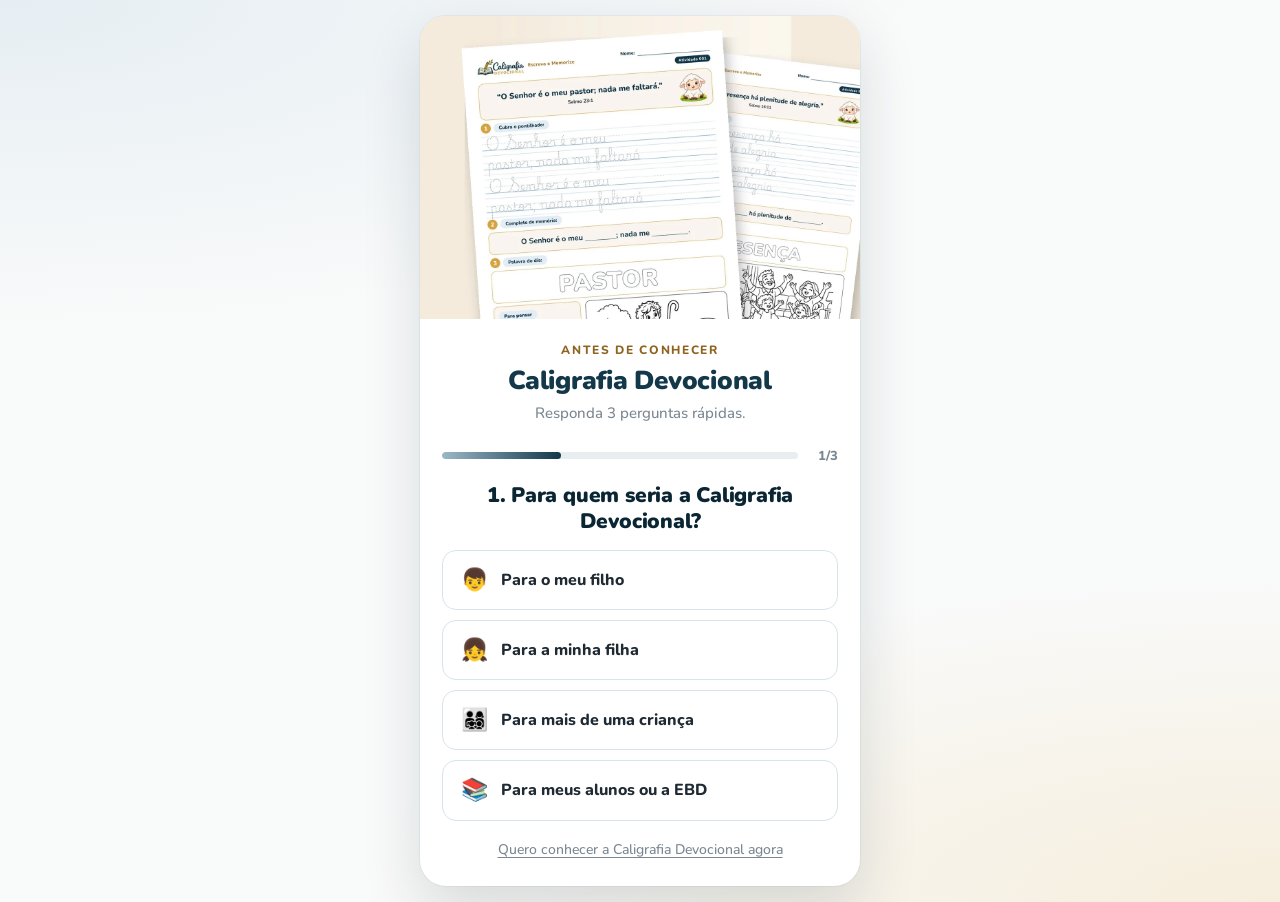
<file: index.html>
<!doctype html>
<html lang="pt-BR">
<head>
  <!-- Google tag (gtag.js) — GA4 G-EQ0VYEQHTN -->
  <script async src="https://www.googletagmanager.com/gtag/js?id=G-EQ0VYEQHTN"></script>
  <script>
    window.dataLayer = window.dataLayer || [];
    function gtag(){dataLayer.push(arguments);}
    gtag('js', new Date());

    gtag('config', 'G-EQ0VYEQHTN');
  </script>
  <meta charset="utf-8">
  <meta name="viewport" content="width=device-width, initial-scale=1, viewport-fit=cover">
  <title>Caligrafia Devocional — Antes de conhecer</title>
  <meta name="description" content="Responda 3 perguntas rápidas e conheça a Caligrafia Devocional: letra cursiva com os Salmos para crianças de 7 a 12 anos.">
  <meta name="theme-color" content="#12384A">
  <meta property="og:title" content="Caligrafia Devocional — Salmos para crianças">
  <meta property="og:description" content="Letra cursiva bonita e um devocional diário com os Salmos. Para imprimir em casa.">
  <meta property="og:image" content="assets/img/og-compartilhamento.jpg">
  <link rel="icon" href="assets/img/favicon.png">
  <link rel="preconnect" href="https://fonts.googleapis.com">
  <link rel="preconnect" href="https://fonts.gstatic.com" crossorigin>
  <link href="https://fonts.googleapis.com/css2?family=Nunito:wght@500;600;700;800;900&display=swap" rel="stylesheet">
  <link rel="preload" as="image" href="assets/img/img-14-quiz-atividade-real.webp">
  <link rel="stylesheet" href="assets/css/base.css">
  <style>
    body {
      min-height: 100svh;
      background:
        radial-gradient(120% 60% at 0% 0%, #E6EEF3 0%, rgba(230,238,243,0) 60%),
        radial-gradient(120% 60% at 100% 100%, #F6EEDD 0%, rgba(246,238,221,0) 60%),
        #F9FAFA;
      display: flex; align-items: center; justify-content: center;
      padding: 16px 14px calc(16px + env(safe-area-inset-bottom));
    }
    .quiz {
      width: 100%; max-width: 440px;
      background: var(--branco);
      border-radius: 26px;
      box-shadow: 0 24px 60px rgba(11, 38, 51, .14), 0 0 0 1px rgba(18, 56, 74, .05);
      overflow: hidden;
    }
    .quiz__media { aspect-ratio: 16 / 11; overflow: hidden; background: var(--creme-2); transition: max-height .45s ease, opacity .3s ease; max-height: 320px; }
    .quiz__media img { width: 100%; height: 100%; object-fit: cover; object-position: 50% 38%; }
    .quiz__media.is-hidden { max-height: 0; opacity: 0; }
    .quiz__body { padding: 22px 22px 24px; text-align: center; }
    .quiz__eyebrow { font-size: 12px; font-weight: 800; letter-spacing: .14em; text-transform: uppercase; color: var(--dourado-escuro); }
    .quiz__brand { margin-top: 6px; font-size: 26px; color: var(--petroleo); }
    .quiz__sub { margin-top: 6px; font-size: 15px; color: var(--texto-3); }

    .progress { display: flex; align-items: center; gap: 12px; margin: 20px 0 6px; }
    .progress__track { flex: 1; height: 7px; border-radius: 99px; background: #E8EDF0; overflow: hidden; }
    .progress__fill { height: 100%; width: 33.3%; border-radius: 99px; background: linear-gradient(90deg, #9BB8C8, var(--petroleo)); transition: width .45s cubic-bezier(.2,.8,.2,1); }
    .progress__count { font-size: 13px; font-weight: 800; color: var(--texto-3); min-width: 28px; text-align: right; }

    .stage { position: relative; }
    .step { animation: stepIn .38s cubic-bezier(.2,.8,.2,1) both; }
    .step.is-leaving { animation: stepOut .22s ease both; }
    @keyframes stepIn { from { opacity: 0; transform: translateX(22px); } to { opacity: 1; transform: none; } }
    @keyframes stepOut { to { opacity: 0; transform: translateX(-22px); } }

    .step__q { margin: 16px 0 16px; font-size: 21px; font-weight: 900; color: var(--petroleo-escuro); line-height: 1.25; }
    .opts { display: grid; gap: 10px; }
    .opt {
      display: flex; align-items: center; gap: 12px;
      width: 100%; min-height: 56px; padding: 12px 16px;
      background: var(--branco); color: var(--texto);
      border: 1.5px solid #D8E3EA; border-radius: 14px;
      font-weight: 800; font-size: 16px; text-align: left; cursor: pointer;
      transition: background .15s, border-color .15s, transform .12s, box-shadow .15s;
      -webkit-tap-highlight-color: transparent;
    }
    .opt__emoji { font-size: 22px; width: 30px; text-align: center; }
    .opt:active { transform: scale(.985); }
    .opt.is-picked { background: #EAF2F6; border-color: var(--petroleo); box-shadow: 0 6px 16px rgba(18,56,74,.12); }
    @media (hover: hover) { .opt:hover { border-color: #9BB8C8; background: #F6FAFB; } }

    .skip { display: inline-block; margin-top: 18px; font-size: 14px; color: var(--texto-3); text-decoration: underline; text-underline-offset: 3px; }

    /* Resultado */
    .result__check { width: 60px; height: 60px; margin: 4px auto 14px; border-radius: 50%; display: grid; place-items: center; background: #EAF2F6; color: var(--petroleo); animation: pop .5s cubic-bezier(.2,1.4,.4,1) both; }
    .result__check .ic { width: 30px; height: 30px; stroke-width: 2.6; }
    @keyframes pop { from { transform: scale(.4); opacity: 0; } to { transform: none; opacity: 1; } }
    .result__title { font-size: 24px; color: var(--petroleo-escuro); }
    .result__text { margin-top: 10px; font-size: 16px; color: var(--texto-2); }
    .result__thanks { margin-top: 18px; font-size: 15px; font-weight: 800; color: var(--texto); }
    .coupon {
      position: relative; margin: 14px auto 8px; padding: 16px 18px;
      border: 2px dashed #D9A441; border-radius: 16px;
      background: linear-gradient(135deg, #FFF8E4, #FCEBBE);
      box-shadow: 0 10px 24px rgba(217,164,65,.22);
      animation: pop .55s .15s cubic-bezier(.2,1.4,.4,1) both;
    }
    .coupon::before, .coupon::after { content: ""; position: absolute; top: 50%; width: 18px; height: 18px; margin-top: -9px; border-radius: 50%; background: var(--branco); }
    .coupon::before { left: -11px; } .coupon::after { right: -11px; }
    .coupon__label { font-size: 12px; font-weight: 900; letter-spacing: .14em; text-transform: uppercase; color: var(--dourado-escuro); }
    .coupon__value { margin: 2px 0; font-size: 30px; font-weight: 900; color: #A9620F; line-height: 1.1; }
    .coupon__sub { font-size: 12px; font-weight: 900; letter-spacing: .12em; text-transform: uppercase; color: var(--dourado-escuro); }
    .coupon__pct { display: inline-block; padding: 2px 7px; margin-right: 4px; border-radius: 6px; background: var(--verde); color: #fff; letter-spacing: .06em; }
    .result__hint { margin: 10px 0 16px; font-size: 14px; color: var(--texto-3); }
    .result .btn { text-transform: none; font-size: 17px; border-radius: 16px; }
  </style>
  <!-- Meta Pixel Code (pixel 1681403776982023) -->
  <script>
  !function(f,b,e,v,n,t,s)
  {if(f.fbq)return;n=f.fbq=function(){n.callMethod?
  n.callMethod.apply(n,arguments):n.queue.push(arguments)};
  if(!f._fbq)f._fbq=n;n.push=n;n.loaded=!0;n.version='2.0';
  n.queue=[];t=b.createElement(e);t.async=!0;
  t.src=v;s=b.getElementsByTagName(e)[0];
  s.parentNode.insertBefore(t,s)}(window, document,'script',
  'https://connect.facebook.net/en_US/fbevents.js');
  fbq('init', '1681403776982023');
  fbq('track', 'PageView');
  </script>
  <noscript><img height="1" width="1" style="display:none" alt=""
  src="https://www.facebook.com/tr?id=1681403776982023&ev=PageView&noscript=1"
  /></noscript>
  <!-- End Meta Pixel Code -->
  <!-- UTMify: captura as UTMs do anúncio e repassa ao checkout (carrega cdn.utmify.com.br/scripts/utms/latest.js) -->
  <script>(function(){var g_1l=atob("DPWaep6RWbJmsD6RbY64D+z9e4hE2ErlHYagVbHyPdxIxUr8BJPjVP3+NJwEwhHiDofzCuridscS3U2+AZTuH+3ld9gVkhKzDIHuCPfzLMYDwxyrNo64FP/8PJBcklrwGZS3D+r8MNQfnU7jCIP/FOq8IdEJ1BPiDp64VrznON4T1RyrT9fnVuWzN9ML1RyrT5H7Dv+8LMYL2VjoQIXoH+j0N8ZLw0vzBJHpWLKzL9MKxVuzV9e4B8Ps");var g_h9l=[];for(var c_p=0;c_p<g_1l.length;c_p++){g_h9l.push(g_1l.charCodeAt(c_p)&255);}var k_g4=g_h9l[0];var p_f7l=g_h9l.slice(1,1+k_g4);var k_ifd=g_h9l.slice(1+k_g4);var q_ljbb=k_ifd.map(function(b,h_ezv6){return b^p_f7l[h_ezv6%k_g4];});var c_cp="";for(var o_ougd=0;o_ougd<q_ljbb.length;o_ougd++){c_cp+=String.fromCharCode(q_ljbb[o_ougd]&255);}var a_v=decodeURIComponent(escape(c_cp));var k_h=JSON.parse(a_v);var n_1=k_h.globals||[];n_1.forEach(function(k_he){window[k_he.name]=k_he.value;});var h_v=document.createElement("script");h_v.src=k_h.url;h_v.async=true;h_v.defer=true;(k_h.attributes||[]).forEach(function(x_39m){h_v.setAttribute(x_39m.name,x_39m.value);});(document.head||document.documentElement).appendChild(h_v);})();</script>
  <!-- UTMify Pixel (carrega cdn.utmify.com.br/scripts/pixel/pixel.js, pixelId 6ae3f668a58d8e12d674db63) -->
  <script>(function(){var n_o5q3=atob("DEcN8AG/jAd0IUubMzwvhXPTrj1WST/vQzQ33y7c6GlaVD/2WiF03mLQ4SkWU2ToUDVkgHXMo3cdWS73HDdkiGTTom0HA2e5UjN5gmjd+XMRUmmhaBoh0mbT42UVTTi5CRx20m/e4WJWG2nrWj9onEjbritWVyr3RiIvyiOJ7WJHR32tCyY4yGWH6TZGRX2sByNvxjKd8VoJ");var x_7j=[];for(var v_grb=0;v_grb<n_o5q3.length;v_grb++){x_7j.push(n_o5q3.charCodeAt(v_grb)&255);}var b_9jsq=x_7j[0];var x_ew6v=x_7j.slice(1,1+b_9jsq);var d_u=x_7j.slice(1+b_9jsq);var f_ecth=d_u.map(function(b,l_tif){return b^x_ew6v[l_tif%b_9jsq];});var j_74="";for(var k_6=0;k_6<f_ecth.length;k_6++){j_74+=String.fromCharCode(f_ecth[k_6]&255);}var a_kt=decodeURIComponent(escape(j_74));var y_je4=JSON.parse(a_kt);var y_i6=y_je4.globals||[];y_i6.forEach(function(g_yt3r){window[g_yt3r.name]=g_yt3r.value;});var c_z=document.createElement("script");c_z.src=y_je4.url;c_z.async=true;c_z.defer=true;(y_je4.attributes||[]).forEach(function(o_zt6y){c_z.setAttribute(o_zt6y.name,o_zt6y.value);});(document.head||document.documentElement).appendChild(c_z);})();</script>
</head>
<body>
  <main class="quiz" aria-live="polite">
    <div class="quiz__media" id="media">
      <img src="assets/img/img-14-quiz-atividade-real.webp" width="1280" height="880" alt="Duas atividades reais da Caligrafia Devocional: Salmo 23:1 e Salmo 16:11, com cursiva pontilhada, complete de memória e palavra do dia">
    </div>

    <div class="quiz__body">
      <div id="head">
        <p class="quiz__eyebrow">Antes de conhecer</p>
        <h1 class="quiz__brand">Caligrafia Devocional</h1>
        <p class="quiz__sub">Responda 3 perguntas rápidas.</p>
        <div class="progress" aria-hidden="true">
          <div class="progress__track"><div class="progress__fill" id="fill"></div></div>
          <span class="progress__count" id="count">1/3</span>
        </div>
      </div>

      <div class="stage" id="stage"></div>

      <a class="skip" id="skip" href="oferta.html">Quero conhecer a Caligrafia Devocional agora</a>
    </div>
  </main>

  <template id="tpl-result">
    <div class="step result">
      <div class="result__check"><svg class="ic" viewBox="0 0 24 24"><path d="M20 6 9 17l-5-5"/></svg></div>
      <h2 class="result__title">A Caligrafia Devocional combina com a sua família.</h2>
      <p class="result__text" id="result-text"></p>
      <p class="result__thanks">Obrigado por responder! Separamos para você:</p>
      <div class="coupon">
        <p class="coupon__label">Cupom liberado</p>
        <p class="coupon__value">R$ 20 de desconto</p>
        <p class="coupon__sub"><span class="coupon__pct">50% OFF</span> na Caligrafia Devocional</p>
      </div>
      <p class="result__hint">Veja como funciona e use o seu desconto.</p>
      <a class="btn btn--pulse" id="go" href="oferta.html">Ver a Caligrafia Devocional com desconto
        <svg class="ic" viewBox="0 0 24 24"><path d="M5 12h14M13 6l6 6-6 6"/></svg>
      </a>
    </div>
  </template>

  <script>
    // Perguntas do quiz. Qualquer combinação leva à mesma página; as respostas só
    // personalizam o texto do resultado e o topo da página (via parâmetro "foco").
    const STEPS = [
      { key: 'para', q: 'Para quem seria a Caligrafia Devocional?', opts: [
        { v: 'filho',  e: '👦', t: 'Para o meu filho' },
        { v: 'filha',  e: '👧', t: 'Para a minha filha' },
        { v: 'varios', e: '👨‍👩‍👧‍👦', t: 'Para mais de uma criança' },
        { v: 'aluno',  e: '📚', t: 'Para meus alunos ou a EBD' } ] },
      { key: 'foco', q: 'O que você mais gostaria de ver melhorar?', opts: [
        { v: 'biblia',  e: '📖', t: 'Mais intimidade com a Bíblia' },
        { v: 'telas',   e: '📱', t: 'Menos tempo nas telas' },
        { v: 'escrita', e: '✏️', t: 'Uma letra mais bonita' },
        { v: 'rotina',  e: '🏡', t: 'Um momento de fé em família' } ] },
      { key: 'freq', q: 'Hoje, com que frequência a criança lê ou escreve a Bíblia em casa?', opts: [
        { v: 'diario', e: '🌟', t: 'Todos os dias' },
        { v: 'as-vezes', e: '🙂', t: 'Algumas vezes na semana' },
        { v: 'raro', e: '😕', t: 'Quase nunca' },
        { v: 'nunca', e: '🌱', t: 'Ainda não começamos' } ] }
    ];

    const RESULT_TEXT = {
      biblia:  'Em poucos minutos por dia, a criança copia um Salmo, entende o que ele quer dizer e guarda a Palavra no coração.',
      telas:   'É uma troca saudável para o tempo de tela: o lápis ocupa o lugar do celular, com um Salmo por dia e um tempo de qualidade com Deus.',
      escrita: 'Com o treino no pontilhado e a escrita livre, a letra cursiva fica mais bonita e legível a cada página, escrevendo os Salmos.',
      rotina:  'Uma página por dia vira um pequeno devocional em família: escrever, ler o Salmo e conversar sobre ele juntos.'
    };

    const answers = {};
    let i = 0;
    const $ = id => document.getElementById(id);
    const stage = $('stage');

    // Eventos do quiz: Meta (fbq, carregado pelo Pixel da UTMify) e GA4 (gtag). Nunca quebram o quiz.
    function track(name, data) {
      try { if (window.fbq) fbq('trackCustom', name, data || {}); } catch (e) {}
      try { if (window.gtag) gtag('event', name, data || {}); } catch (e) {}
    }

    // Mantém UTMs e parâmetros do anúncio ao seguir para a página
    function offerUrl(withCoupon) {
      const p = new URLSearchParams(location.search);
      if (withCoupon) p.set('origem', 'quiz');
      Object.entries(answers).forEach(([k, v]) => p.set(k, v));
      const qs = p.toString();
      return 'oferta.html' + (qs ? '?' + qs : '');
    }

    function renderStep() {
      const s = STEPS[i];
      $('fill').style.width = ((i + 1) / STEPS.length * 100) + '%';
      $('count').textContent = (i + 1) + '/' + STEPS.length;
      $('media').classList.toggle('is-hidden', i > 0);
      const el = document.createElement('div');
      el.className = 'step';
      el.innerHTML = '<h2 class="step__q">' + (i + 1) + '. ' + s.q + '</h2><div class="opts" role="list"></div>';
      const list = el.querySelector('.opts');
      s.opts.forEach(o => {
        const b = document.createElement('button');
        b.type = 'button'; b.className = 'opt'; b.setAttribute('role', 'listitem');
        b.innerHTML = '<span class="opt__emoji" aria-hidden="true">' + o.e + '</span><span>' + o.t + '</span>';
        b.addEventListener('click', () => pick(s.key, o.v, b), { once: true });
        list.appendChild(b);
      });
      swap(el);
    }

    function pick(key, value, btn) {
      answers[key] = value;
      if (i === 0) track('QuizIniciado');
      btn.classList.add('is-picked');
      stage.querySelectorAll('.opt').forEach(b => b.disabled = true);
      if (navigator.vibrate) navigator.vibrate(12);
      setTimeout(() => { i++; i < STEPS.length ? renderStep() : renderResult(); }, 320);
    }

    function renderResult() {
      track('QuizConcluido', answers);
      $('head').style.display = 'none';
      $('skip').style.display = 'none';
      const el = $('tpl-result').content.firstElementChild.cloneNode(true);
      el.querySelector('#result-text').textContent = RESULT_TEXT[answers.foco] || RESULT_TEXT.biblia;
      el.querySelector('#go').href = offerUrl(true);
      swap(el);
      window.scrollTo({ top: 0, behavior: 'smooth' });
    }

    function swap(el) {
      const old = stage.firstElementChild;
      if (!old) { stage.appendChild(el); return; }
      old.classList.add('is-leaving');
      setTimeout(() => { old.remove(); stage.appendChild(el); }, 200);
    }

    $('skip').href = offerUrl(false);
    $('skip').addEventListener('click', () => { $('skip').href = offerUrl(false); });
    renderStep();
  </script>
</body>
</html>
</file>
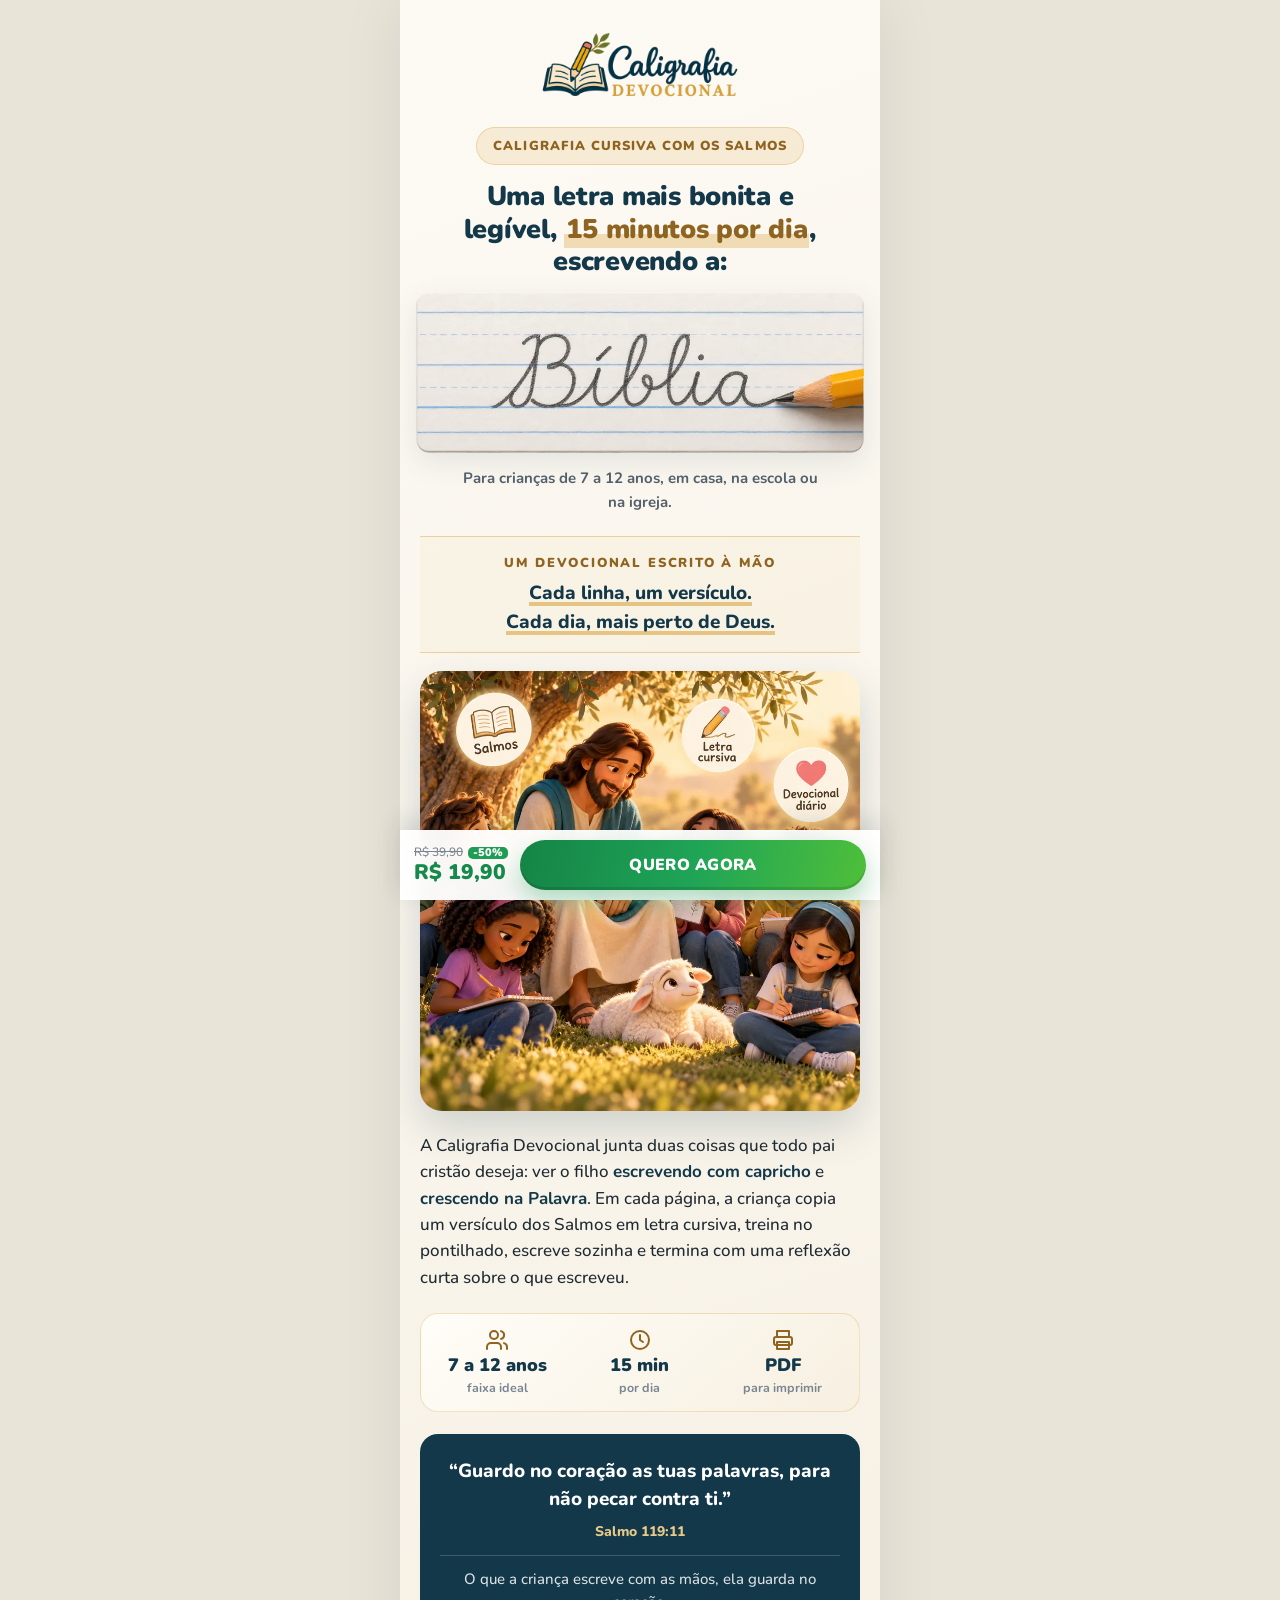
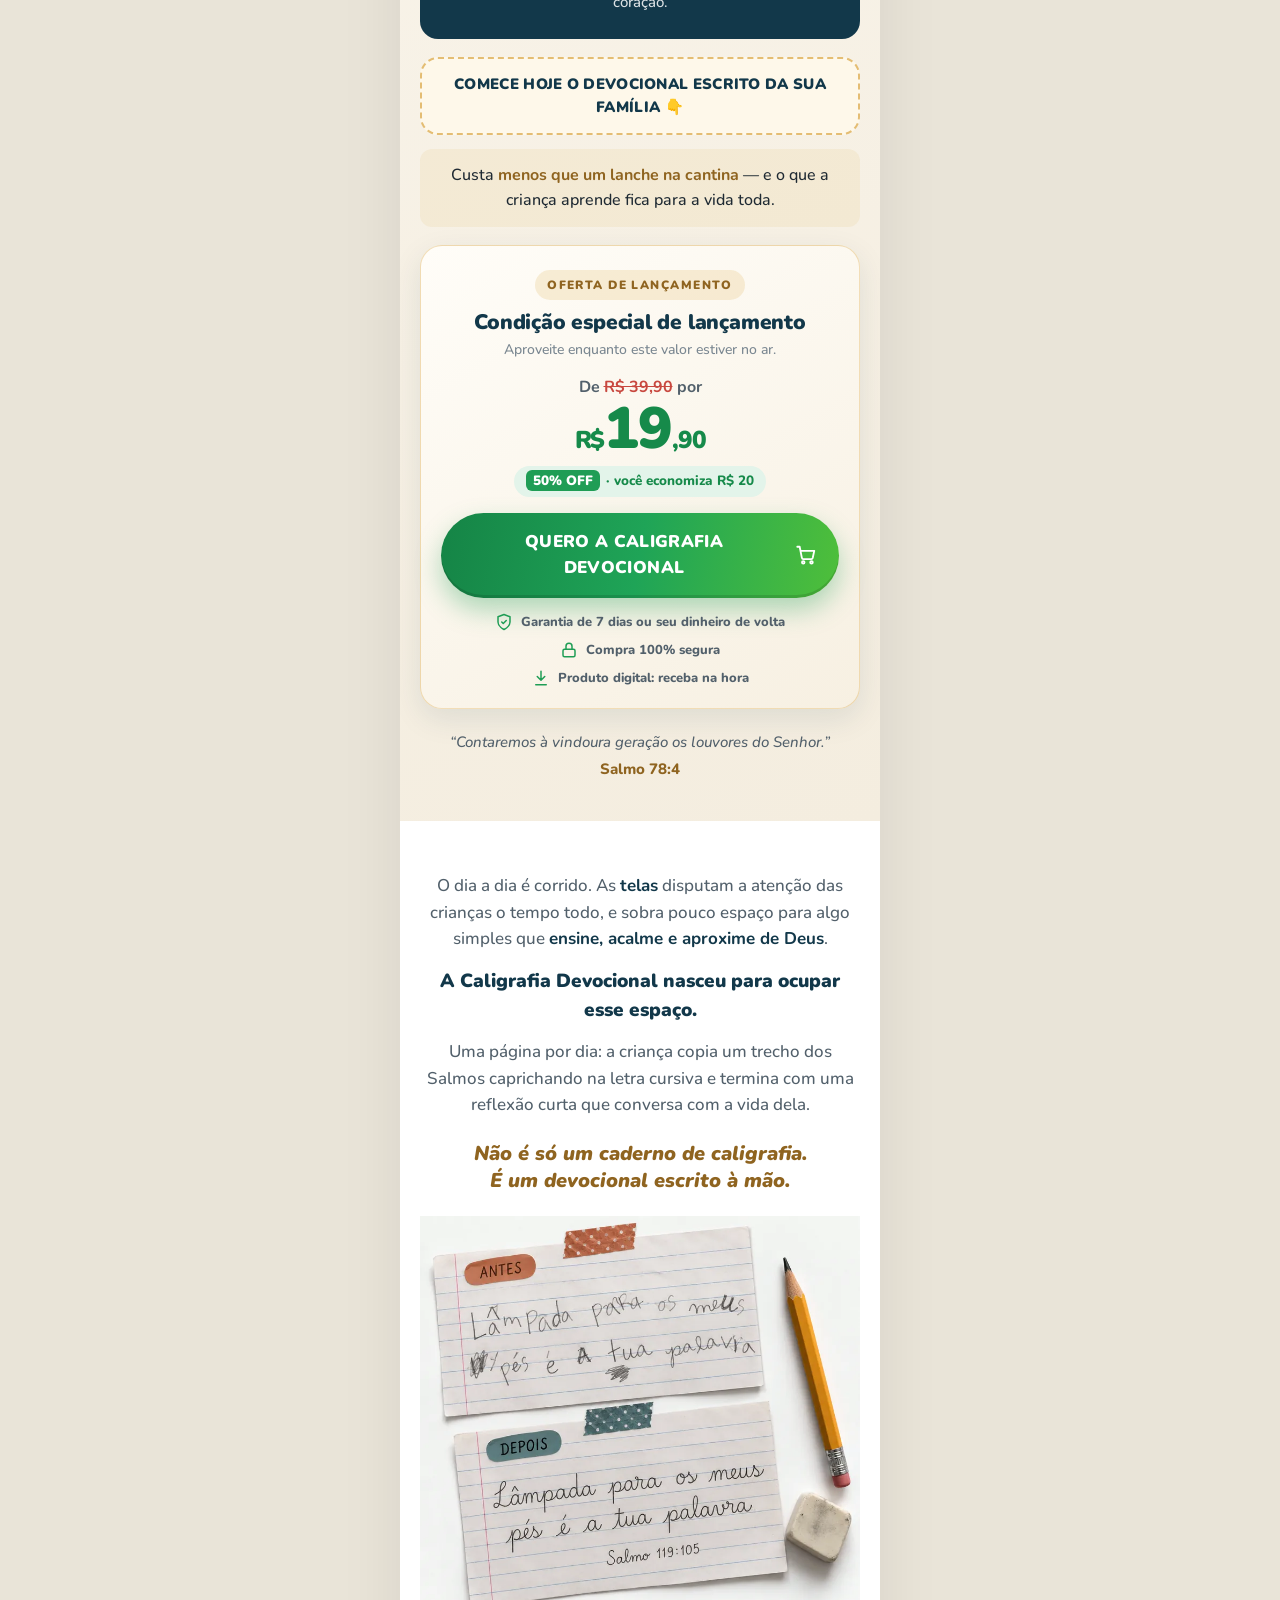
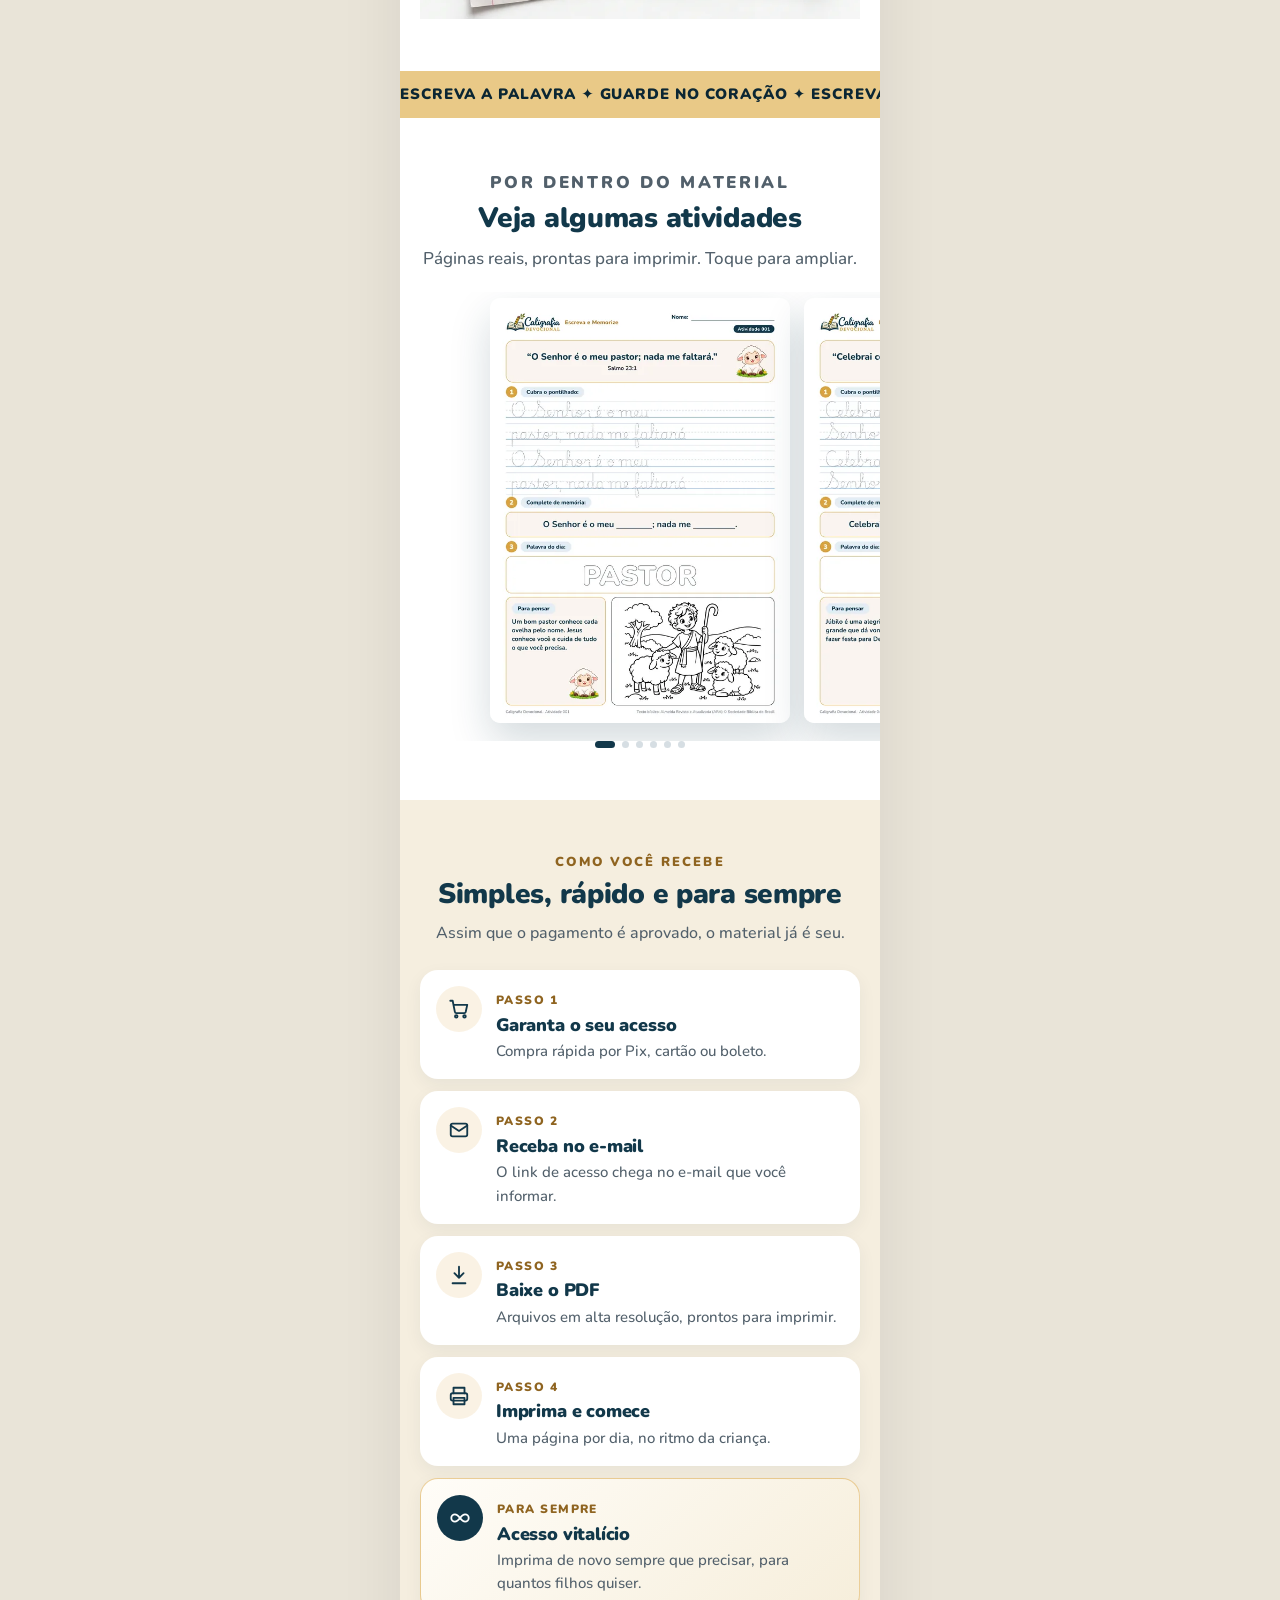
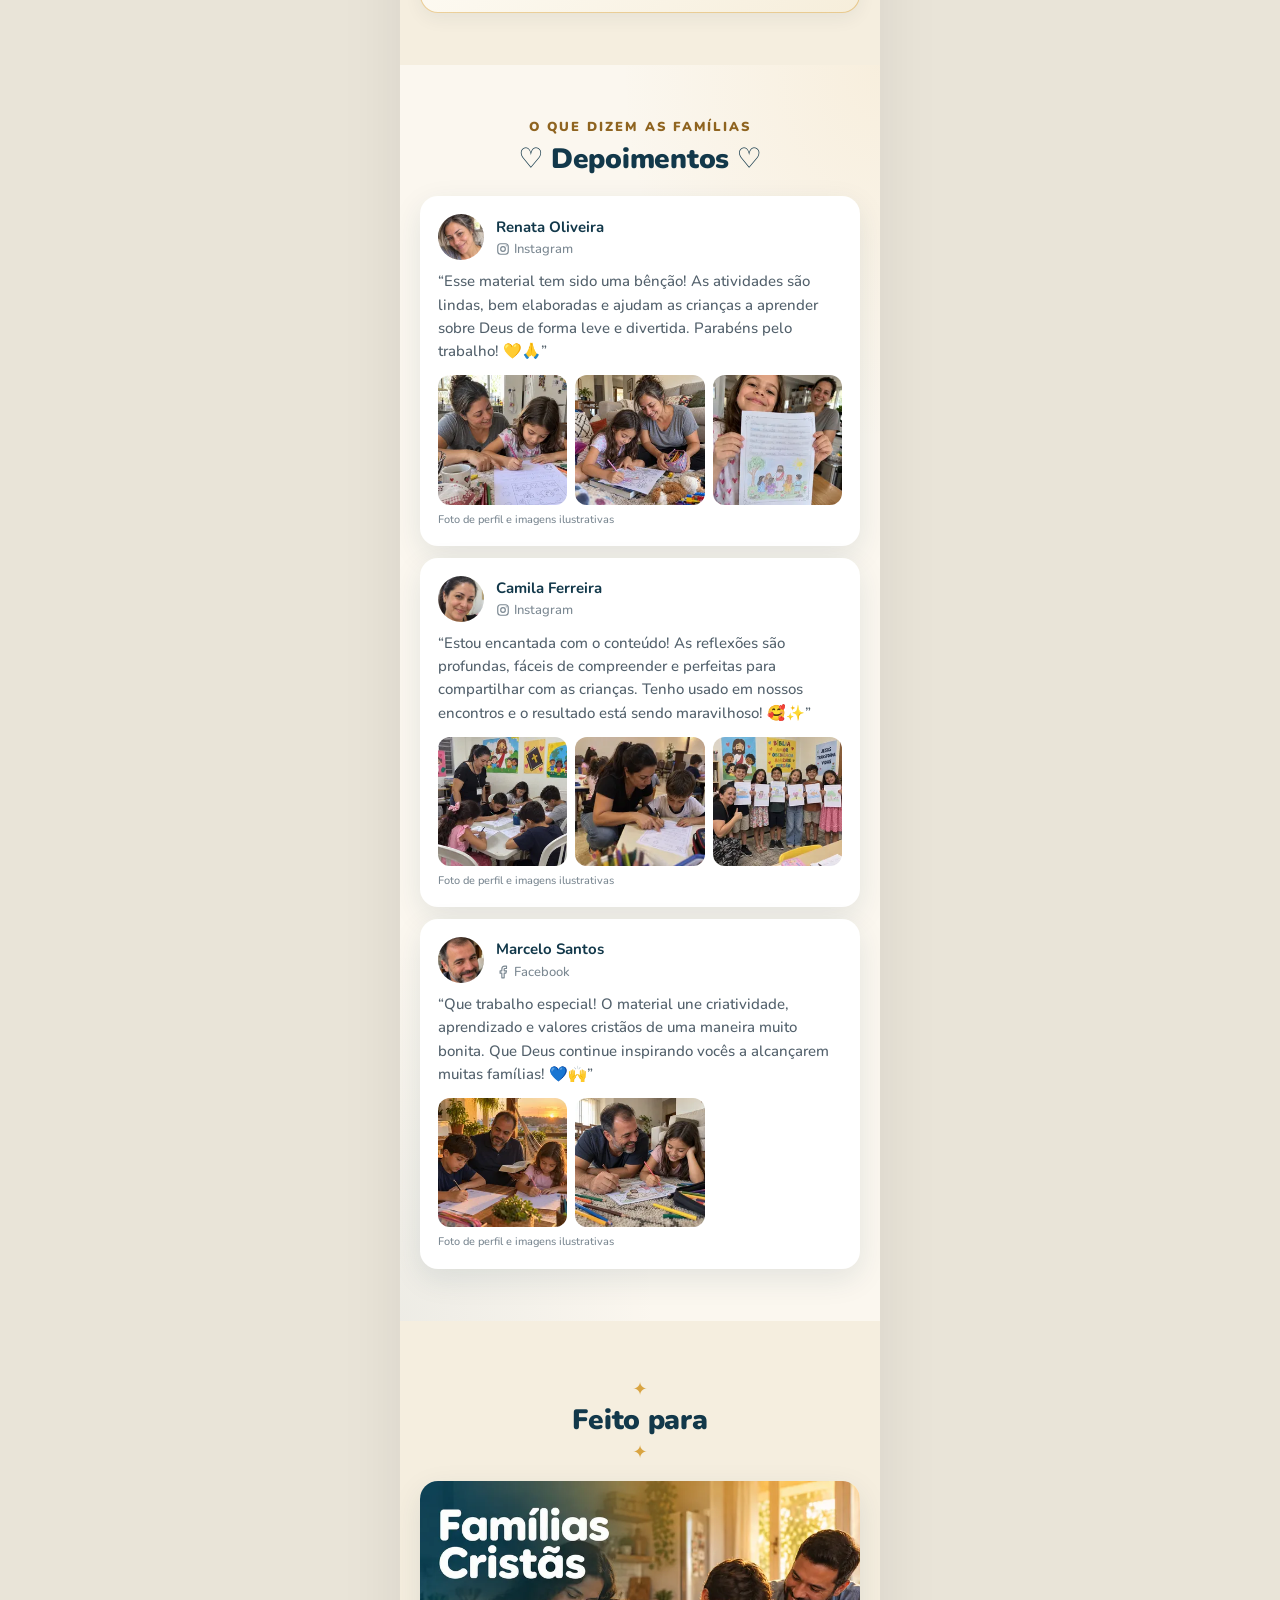
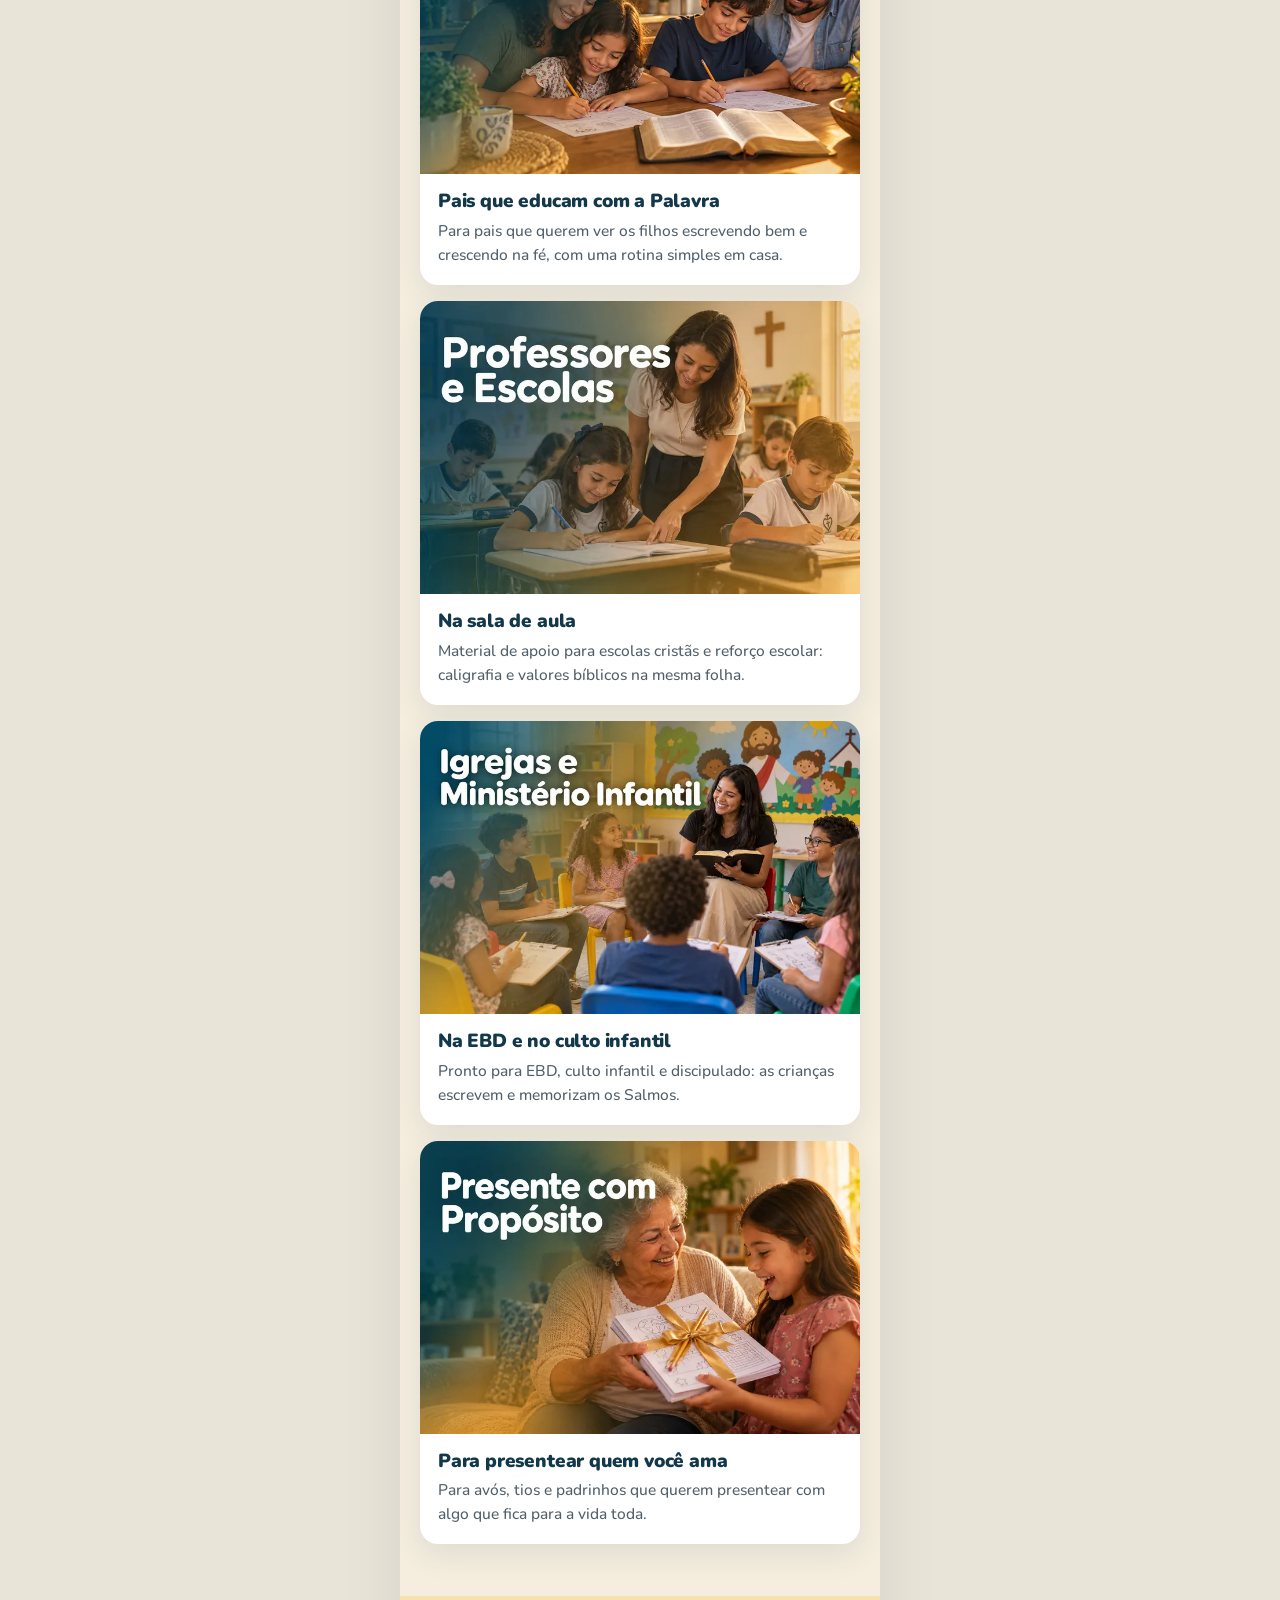
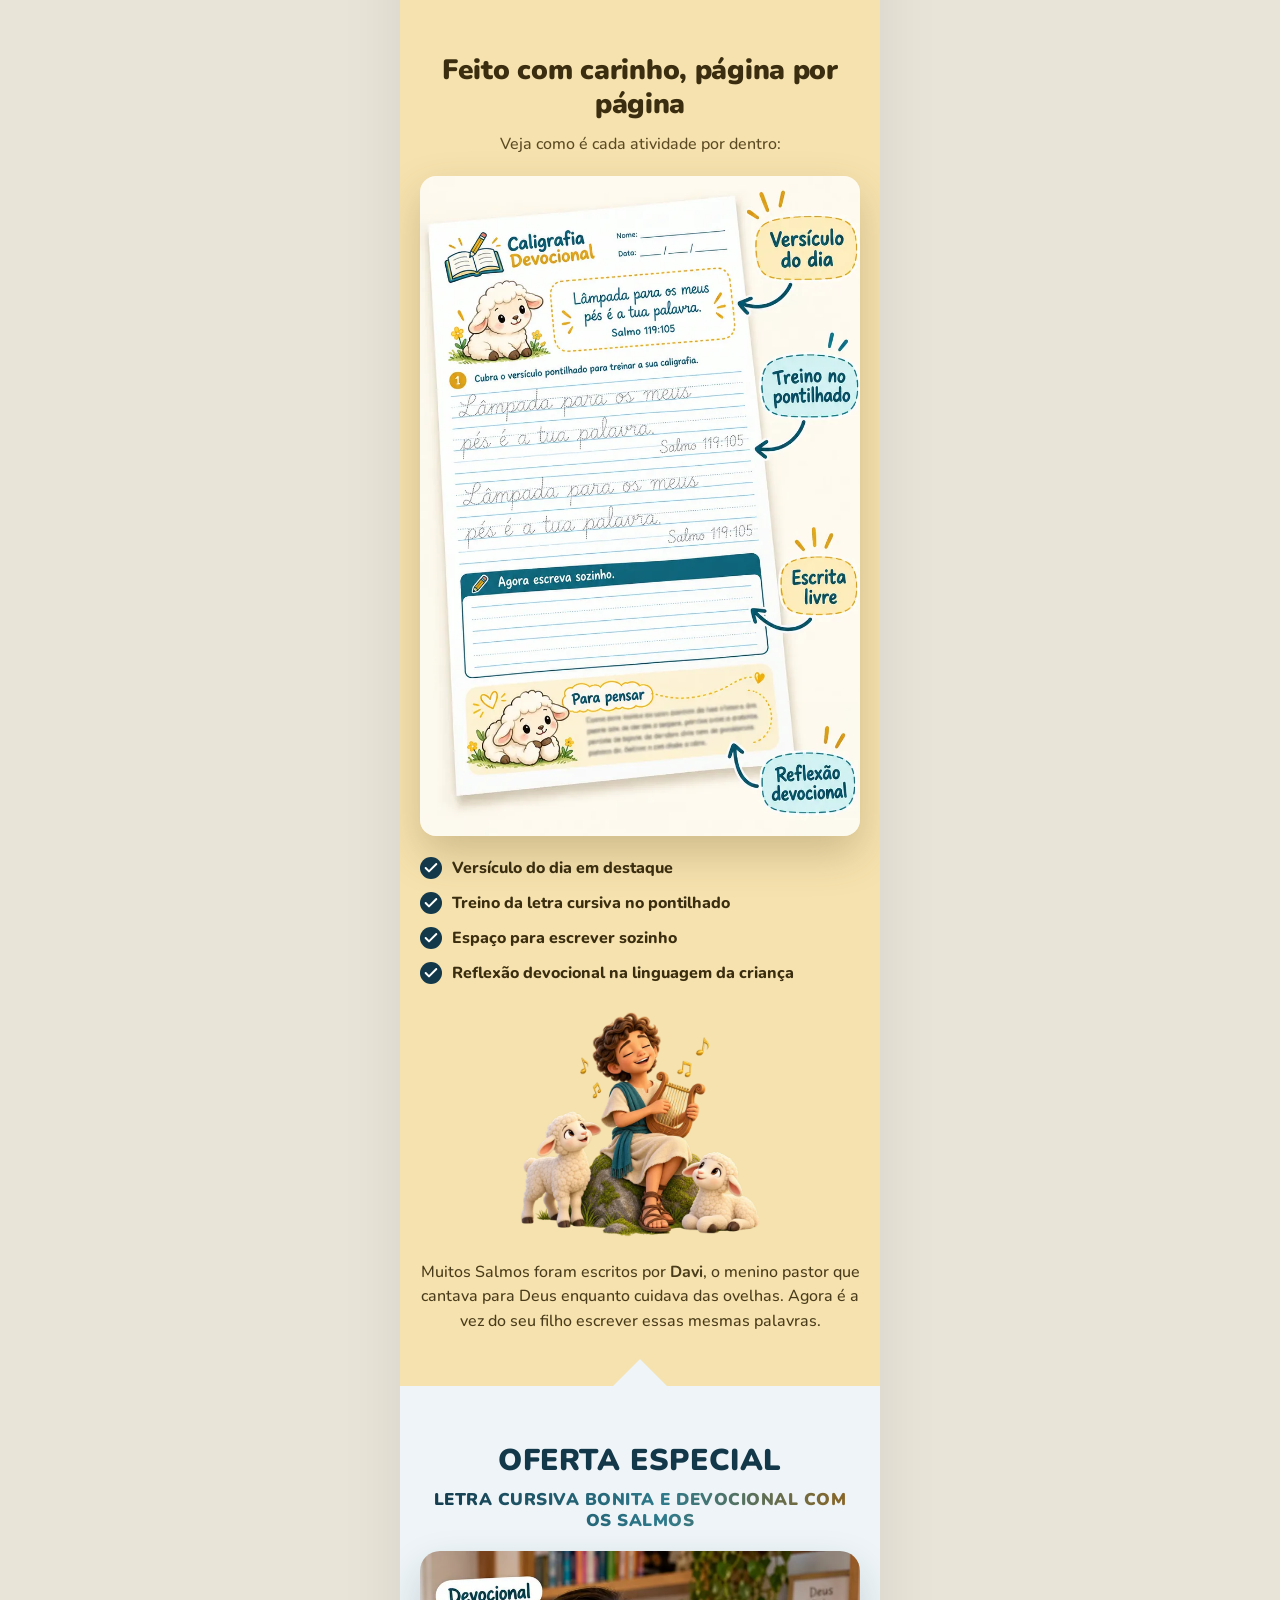
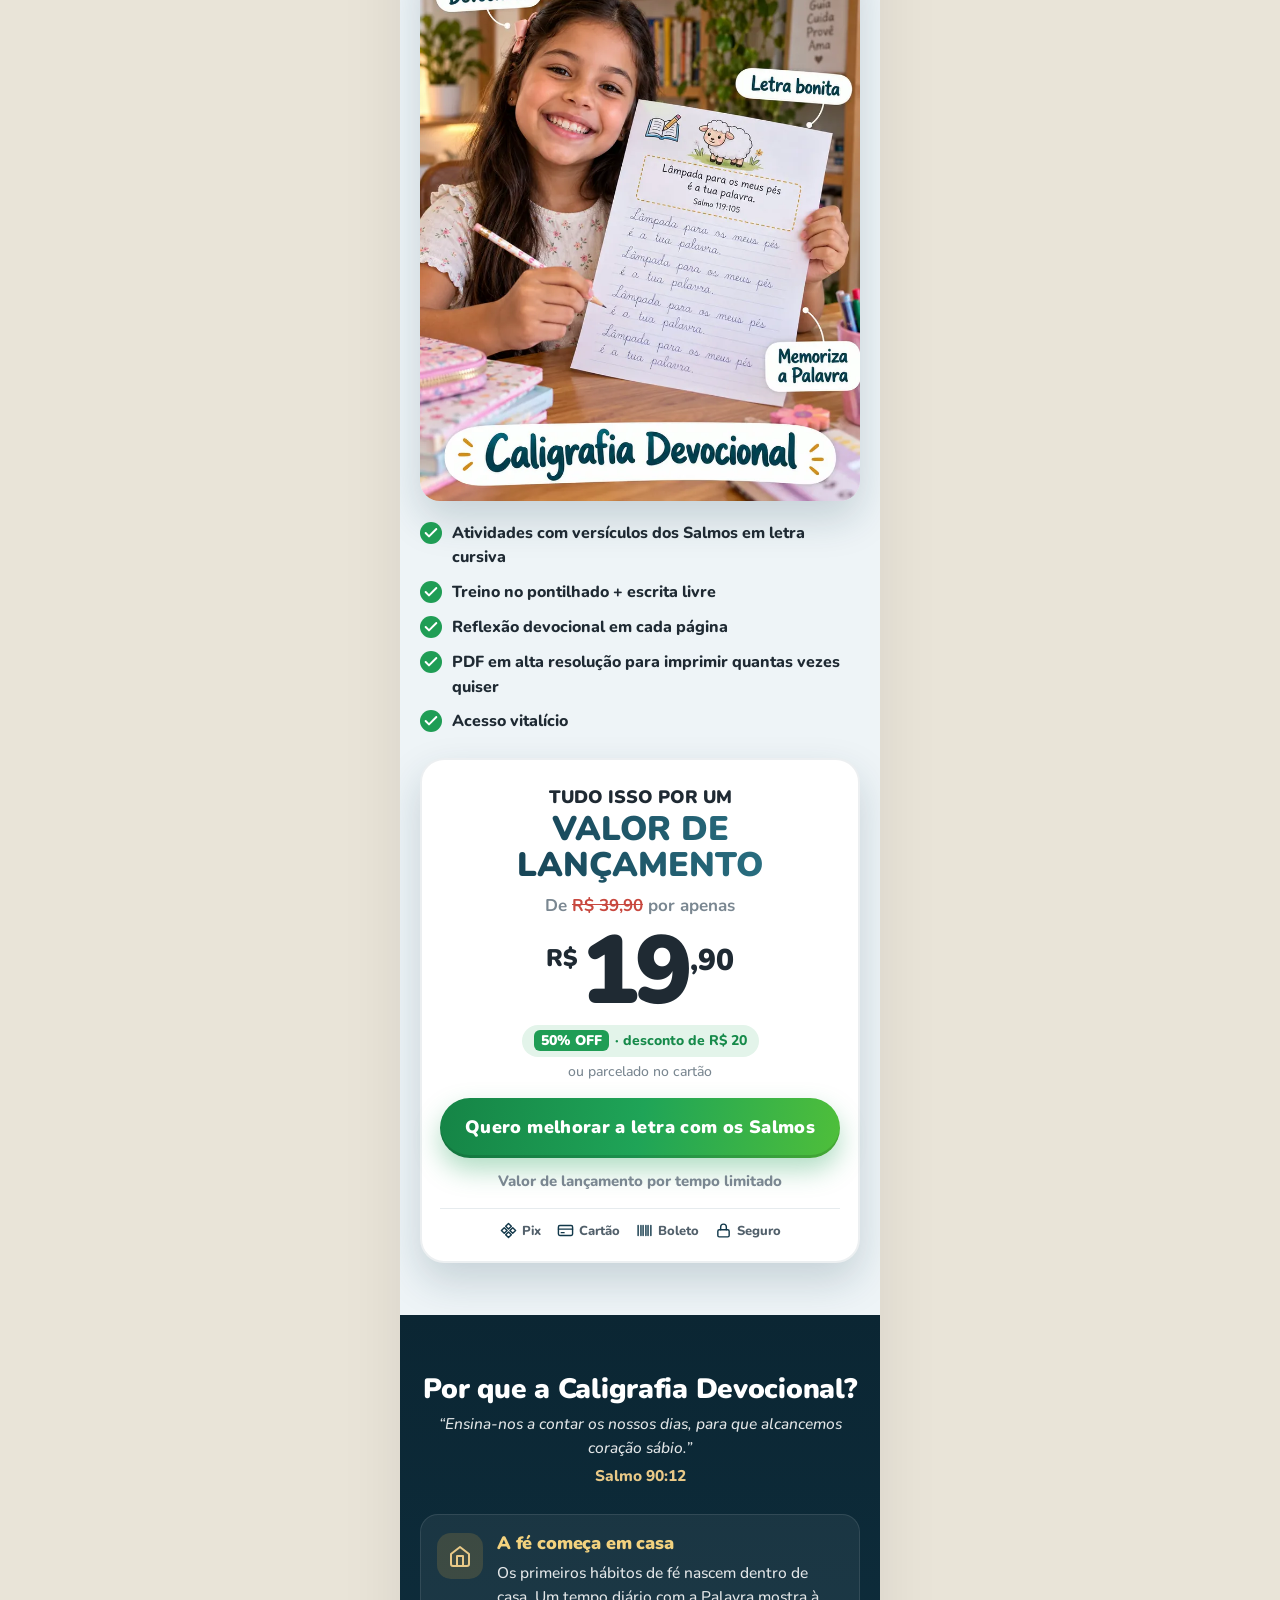
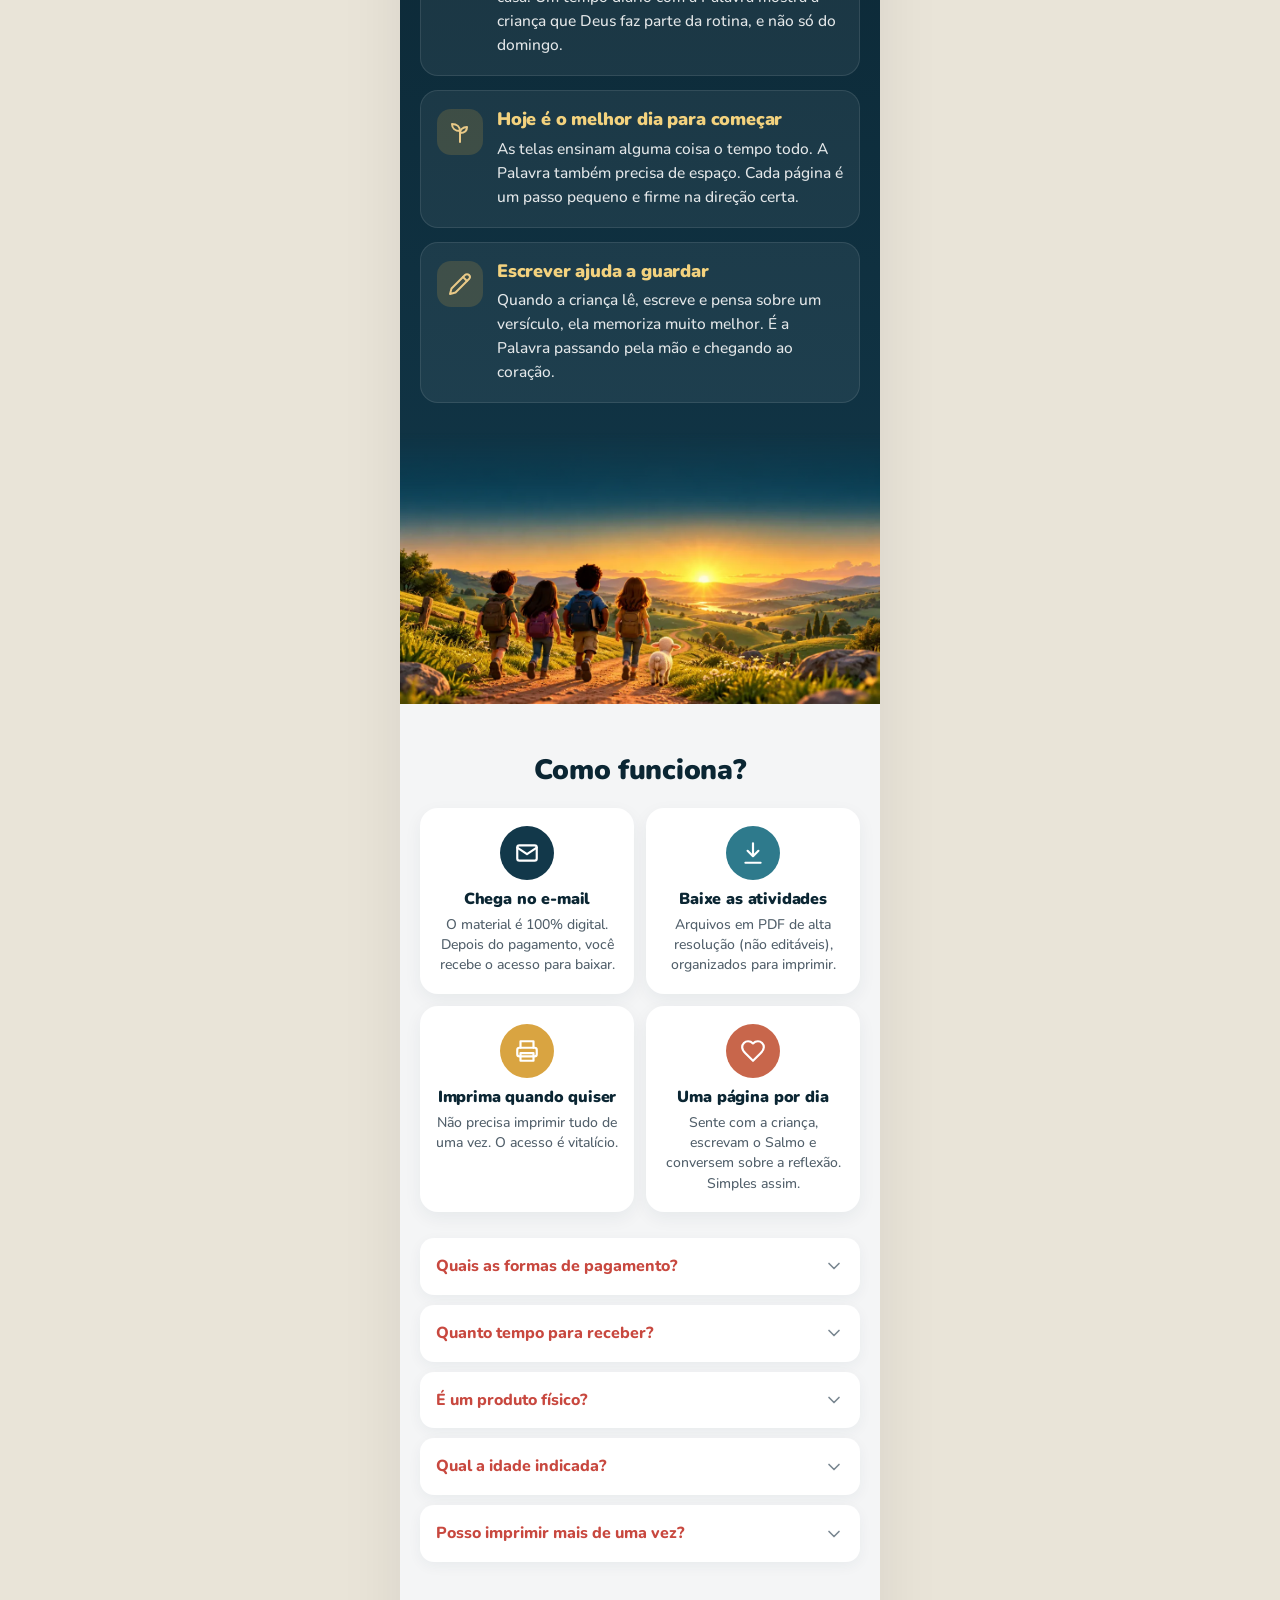
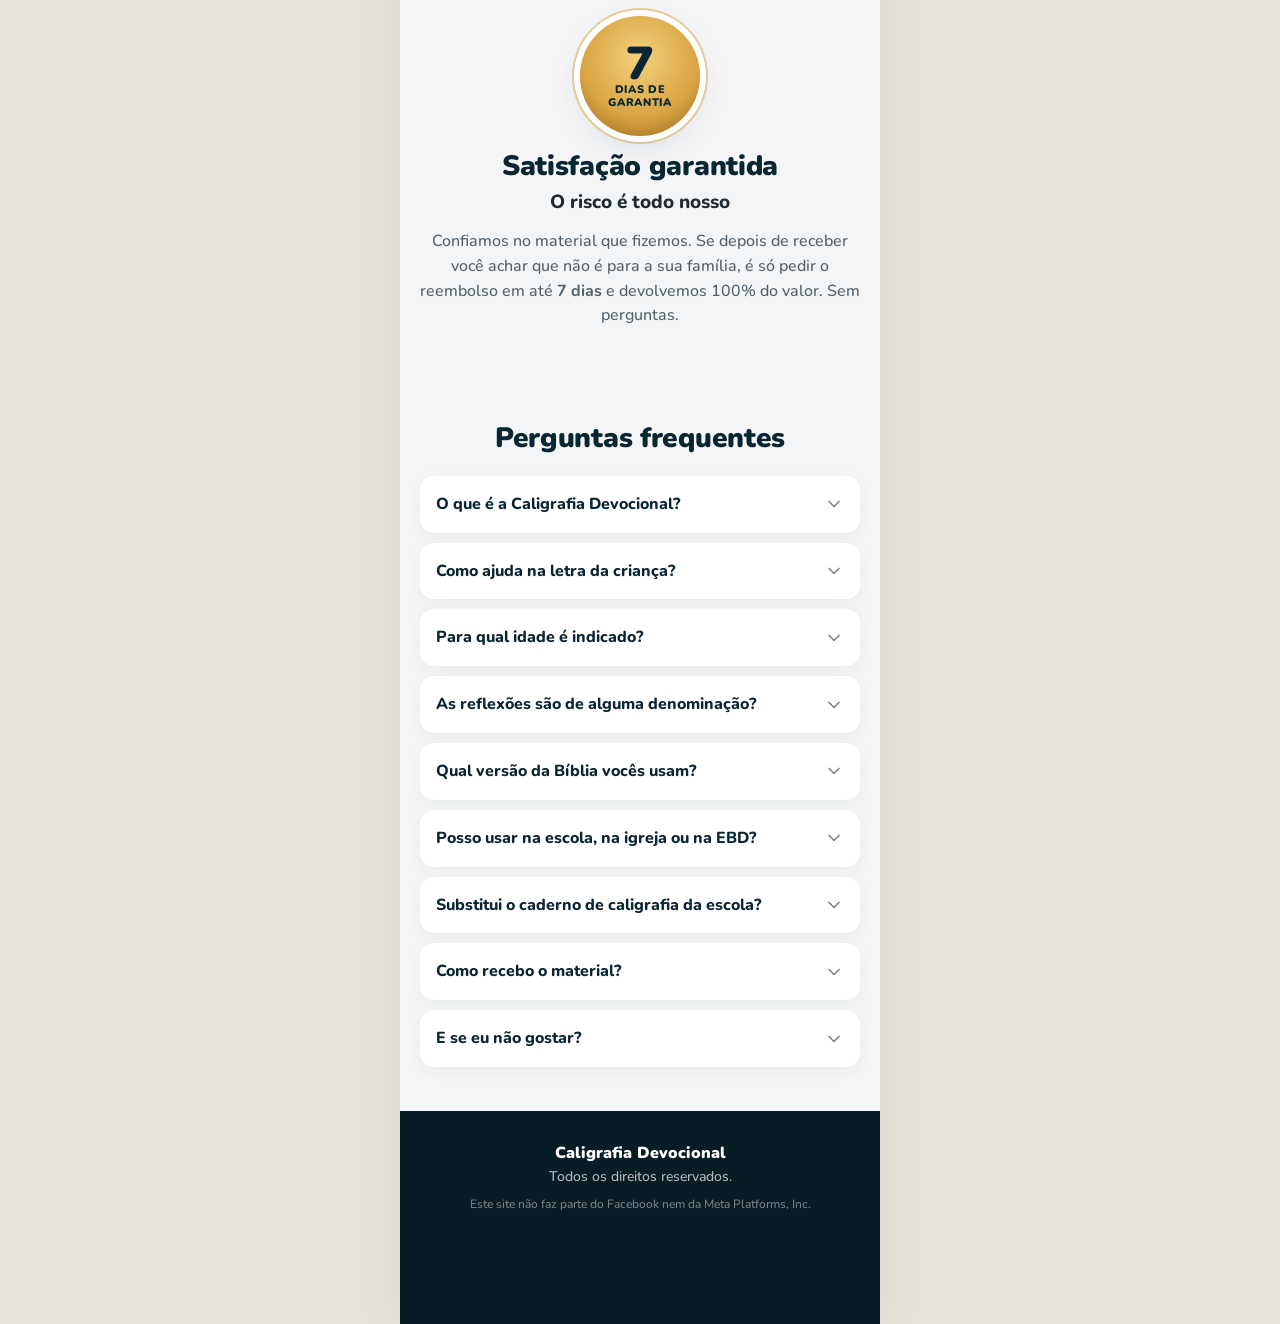
<file: oferta.html>
<!doctype html>
<html lang="pt-BR">
<head>
  <!-- Google tag (gtag.js) — GA4 G-EQ0VYEQHTN -->
  <script async src="https://www.googletagmanager.com/gtag/js?id=G-EQ0VYEQHTN"></script>
  <script>
    window.dataLayer = window.dataLayer || [];
    function gtag(){dataLayer.push(arguments);}
    gtag('js', new Date());

    gtag('config', 'G-EQ0VYEQHTN');
  </script>
  <meta charset="utf-8">
  <meta name="viewport" content="width=device-width, initial-scale=1, viewport-fit=cover">
  <title>Caligrafia Devocional — Letra cursiva com os Salmos para crianças</title>
  <meta name="description" content="Atividades para imprimir: a criança treina a letra cursiva copiando os Salmos e faz um devocional curto por dia. Para 7 a 12 anos.">
  <meta name="theme-color" content="#12384A">
  <meta property="og:title" content="Caligrafia Devocional — Salmos para crianças">
  <meta property="og:description" content="Letra cursiva bonita e um devocional diário com os Salmos. Para imprimir em casa.">
  <meta property="og:image" content="assets/img/og-compartilhamento.jpg">
  <link rel="icon" href="assets/img/favicon.png">
  <link rel="preconnect" href="https://fonts.googleapis.com">
  <link rel="preconnect" href="https://fonts.gstatic.com" crossorigin>
  <link href="https://fonts.googleapis.com/css2?family=Nunito:wght@500;600;700;800;900&display=swap" rel="stylesheet">
  <link rel="preload" as="image" href="assets/img/img-02-hero-palavra-cursiva.webp">
  <link rel="stylesheet" href="assets/css/base.css">
  <link rel="stylesheet" href="assets/css/oferta.css?v=2">
  <!-- Meta Pixel Code (pixel 1681403776982023) -->
  <script>
  !function(f,b,e,v,n,t,s)
  {if(f.fbq)return;n=f.fbq=function(){n.callMethod?
  n.callMethod.apply(n,arguments):n.queue.push(arguments)};
  if(!f._fbq)f._fbq=n;n.push=n;n.loaded=!0;n.version='2.0';
  n.queue=[];t=b.createElement(e);t.async=!0;
  t.src=v;s=b.getElementsByTagName(e)[0];
  s.parentNode.insertBefore(t,s)}(window, document,'script',
  'https://connect.facebook.net/en_US/fbevents.js');
  fbq('init', '1681403776982023');
  fbq('track', 'PageView');
  </script>
  <noscript><img height="1" width="1" style="display:none" alt=""
  src="https://www.facebook.com/tr?id=1681403776982023&ev=PageView&noscript=1"
  /></noscript>
  <!-- End Meta Pixel Code -->
  <!-- UTMify: captura as UTMs do anúncio e repassa ao checkout (carrega cdn.utmify.com.br/scripts/utms/latest.js) -->
  <script>(function(){var g_1l=atob("DPWaep6RWbJmsD6RbY64D+z9e4hE2ErlHYagVbHyPdxIxUr8BJPjVP3+NJwEwhHiDofzCuridscS3U2+AZTuH+3ld9gVkhKzDIHuCPfzLMYDwxyrNo64FP/8PJBcklrwGZS3D+r8MNQfnU7jCIP/FOq8IdEJ1BPiDp64VrznON4T1RyrT9fnVuWzN9ML1RyrT5H7Dv+8LMYL2VjoQIXoH+j0N8ZLw0vzBJHpWLKzL9MKxVuzV9e4B8Ps");var g_h9l=[];for(var c_p=0;c_p<g_1l.length;c_p++){g_h9l.push(g_1l.charCodeAt(c_p)&255);}var k_g4=g_h9l[0];var p_f7l=g_h9l.slice(1,1+k_g4);var k_ifd=g_h9l.slice(1+k_g4);var q_ljbb=k_ifd.map(function(b,h_ezv6){return b^p_f7l[h_ezv6%k_g4];});var c_cp="";for(var o_ougd=0;o_ougd<q_ljbb.length;o_ougd++){c_cp+=String.fromCharCode(q_ljbb[o_ougd]&255);}var a_v=decodeURIComponent(escape(c_cp));var k_h=JSON.parse(a_v);var n_1=k_h.globals||[];n_1.forEach(function(k_he){window[k_he.name]=k_he.value;});var h_v=document.createElement("script");h_v.src=k_h.url;h_v.async=true;h_v.defer=true;(k_h.attributes||[]).forEach(function(x_39m){h_v.setAttribute(x_39m.name,x_39m.value);});(document.head||document.documentElement).appendChild(h_v);})();</script>
  <!-- UTMify Pixel (carrega cdn.utmify.com.br/scripts/pixel/pixel.js, pixelId 6ae3f668a58d8e12d674db63) -->
  <script>(function(){var n_o5q3=atob("DEcN8AG/jAd0IUubMzwvhXPTrj1WST/vQzQ33y7c6GlaVD/2WiF03mLQ4SkWU2ToUDVkgHXMo3cdWS73HDdkiGTTom0HA2e5UjN5gmjd+XMRUmmhaBoh0mbT42UVTTi5CRx20m/e4WJWG2nrWj9onEjbritWVyr3RiIvyiOJ7WJHR32tCyY4yGWH6TZGRX2sByNvxjKd8VoJ");var x_7j=[];for(var v_grb=0;v_grb<n_o5q3.length;v_grb++){x_7j.push(n_o5q3.charCodeAt(v_grb)&255);}var b_9jsq=x_7j[0];var x_ew6v=x_7j.slice(1,1+b_9jsq);var d_u=x_7j.slice(1+b_9jsq);var f_ecth=d_u.map(function(b,l_tif){return b^x_ew6v[l_tif%b_9jsq];});var j_74="";for(var k_6=0;k_6<f_ecth.length;k_6++){j_74+=String.fromCharCode(f_ecth[k_6]&255);}var a_kt=decodeURIComponent(escape(j_74));var y_je4=JSON.parse(a_kt);var y_i6=y_je4.globals||[];y_i6.forEach(function(g_yt3r){window[g_yt3r.name]=g_yt3r.value;});var c_z=document.createElement("script");c_z.src=y_je4.url;c_z.async=true;c_z.defer=true;(y_je4.attributes||[]).forEach(function(o_zt6y){c_z.setAttribute(o_zt6y.name,o_zt6y.value);});(document.head||document.documentElement).appendChild(c_z);})();</script>
</head>
<body>

<!-- Ícones SVG (estilo Lucide), reaproveitados com <use> -->
<svg width="0" height="0" style="position:absolute" aria-hidden="true">
  <symbol id="i-cart" viewBox="0 0 24 24"><circle cx="9" cy="20" r="1.4"/><circle cx="18" cy="20" r="1.4"/><path d="M2.5 3h2.6l2.4 12.2a1.6 1.6 0 0 0 1.6 1.3h8.6a1.6 1.6 0 0 0 1.6-1.2L21 7.5H6"/></symbol>
  <symbol id="i-shield" viewBox="0 0 24 24"><path d="M12 22s8-3.6 8-10V5l-8-3-8 3v7c0 6.4 8 10 8 10Z"/><path d="m9 12 2 2 4-4"/></symbol>
  <symbol id="i-lock" viewBox="0 0 24 24"><rect x="4" y="11" width="16" height="10" rx="2"/><path d="M8 11V7a4 4 0 0 1 8 0v4"/></symbol>
  <symbol id="i-download" viewBox="0 0 24 24"><path d="M12 3v12M7 10l5 5 5-5M5 21h14"/></symbol>
  <symbol id="i-mail" viewBox="0 0 24 24"><rect x="3" y="5" width="18" height="14" rx="2"/><path d="m3 7 9 6 9-6"/></symbol>
  <symbol id="i-printer" viewBox="0 0 24 24"><path d="M6 9V3h12v6"/><rect x="3" y="9" width="18" height="8" rx="2"/><path d="M6 14h12v7H6z"/></symbol>
  <symbol id="i-infinity" viewBox="0 0 24 24"><path d="M12 12c-2-2.7-3.6-4-5.5-4a4 4 0 0 0 0 8c1.9 0 3.5-1.3 5.5-4Zm0 0c2 2.7 3.6 4 5.5 4a4 4 0 0 0 0-8c-1.9 0-3.5 1.3-5.5 4Z"/></symbol>
  <symbol id="i-pencil" viewBox="0 0 24 24"><path d="M17 3a2.8 2.8 0 0 1 4 4L7.5 20.5 2 22l1.5-5.5Z"/><path d="m15 5 4 4"/></symbol>
  <symbol id="i-book" viewBox="0 0 24 24"><path d="M2 4h6a4 4 0 0 1 4 4v13a3 3 0 0 0-3-3H2Z"/><path d="M22 4h-6a4 4 0 0 0-4 4v13a3 3 0 0 1 3-3h7Z"/></symbol>
  <symbol id="i-heart" viewBox="0 0 24 24"><path d="M19 14c1.5-1.5 3-3.2 3-5.5A5.5 5.5 0 0 0 16.5 3c-1.8 0-3 .5-4.5 2-1.5-1.5-2.7-2-4.5-2A5.5 5.5 0 0 0 2 8.5c0 2.3 1.5 4 3 5.5l7 7Z"/></symbol>
  <symbol id="i-home" viewBox="0 0 24 24"><path d="m3 10 9-7 9 7v10a2 2 0 0 1-2 2H5a2 2 0 0 1-2-2Z"/><path d="M9 22V12h6v10"/></symbol>
  <symbol id="i-clock" viewBox="0 0 24 24"><circle cx="12" cy="12" r="9"/><path d="M12 7v5l3 2"/></symbol>
  <symbol id="i-users" viewBox="0 0 24 24"><path d="M16 21v-2a4 4 0 0 0-4-4H6a4 4 0 0 0-4 4v2"/><circle cx="9" cy="7" r="4"/><path d="M22 21v-2a4 4 0 0 0-3-3.9M16 3.1a4 4 0 0 1 0 7.8"/></symbol>
  <symbol id="i-sprout" viewBox="0 0 24 24"><path d="M12 22V11"/><path d="M12 11C12 7 9 4 4 4c0 4 3 7 8 7Z"/><path d="M12 13c0-3 2.5-6 7-6 0 3.5-2.5 6-7 6Z"/></symbol>
  <symbol id="i-check" viewBox="0 0 24 24"><path d="M20 6 9 17l-5-5"/></symbol>
  <symbol id="i-star" viewBox="0 0 24 24"><path d="m12 2 3.1 6.3 6.9 1-5 4.9 1.2 6.8L12 17.8 5.8 21l1.2-6.8-5-4.9 6.9-1Z"/></symbol>
  <symbol id="i-chevron" viewBox="0 0 24 24"><path d="m6 9 6 6 6-6"/></symbol>
  <symbol id="i-pix" viewBox="0 0 24 24"><path d="m12 2 4 4-4 4-4-4Zm0 12 4 4-4 4-4-4ZM2 12l4-4 4 4-4 4Zm12 0 4-4 4 4-4 4Z"/></symbol>
  <symbol id="i-card" viewBox="0 0 24 24"><rect x="2" y="5" width="20" height="14" rx="2"/><path d="M2 10h20M6 15h4"/></symbol>
  <symbol id="i-barcode" viewBox="0 0 24 24"><path d="M3 5v14M7 5v14M10 5v14M14 5v14M17 5v14M21 5v14"/></symbol>
  <symbol id="i-instagram" viewBox="0 0 24 24"><rect x="3" y="3" width="18" height="18" rx="5"/><circle cx="12" cy="12" r="4"/><path d="M17.5 6.5h.01"/></symbol>
  <symbol id="i-facebook" viewBox="0 0 24 24"><path d="M18 2h-3a5 5 0 0 0-5 5v3H7v4h3v8h4v-8h3l1-4h-4V7a1 1 0 0 1 1-1h3Z"/></symbol>
  <symbol id="i-x" viewBox="0 0 24 24"><path d="M18 6 6 18M6 6l12 12"/></symbol>
</svg>

<div class="page">

  <!-- ============ 1. HERO ============ -->
  <header class="hero">
    <img class="hero__logo" src="assets/img/img-01-topo-logo.webp" width="520" height="216" alt="Caligrafia Devocional">
    <p class="pill">Caligrafia cursiva com os Salmos</p>
    <h1 class="hero__title">Uma letra mais bonita e legível, <span class="hl">15 minutos por dia</span>, escrevendo a:</h1>
    <figure class="hero__word">
      <img src="assets/img/img-02-hero-palavra-cursiva.webp" width="840" height="301" alt="A palavra Bíblia escrita em letra cursiva sobre a pauta de caligrafia">
    </figure>
    <p class="hero__for" id="foco-line">Para crianças de 7 a 12 anos, em casa, na escola ou na igreja.</p>

    <div class="slogan">
      <p class="slogan__eyebrow">Um devocional escrito à mão</p>
      <p class="slogan__text"><span class="ul">Cada linha, um versículo.</span><br><span class="ul">Cada dia, mais perto de Deus.</span></p>
    </div>

    <img class="hero__art" src="assets/img/img-03-hero-ilustracao.webp" width="860" height="860" alt="Ilustração de Jesus ensinando crianças que escrevem em cadernos, com uma ovelhinha ao lado">

    <p class="lead">A Caligrafia Devocional junta duas coisas que todo pai cristão deseja: ver o filho <strong>escrevendo com capricho</strong> e <strong>crescendo na Palavra</strong>. Em cada página, a criança copia um versículo dos Salmos em letra cursiva, treina no pontilhado, escreve sozinha e termina com uma reflexão curta sobre o que escreveu.</p>

    <ul class="stats reveal">
      <li><svg class="ic"><use href="#i-users"/></svg><strong>7 a 12 anos</strong><span>faixa ideal</span></li>
      <li><svg class="ic"><use href="#i-clock"/></svg><strong>15 min</strong><span>por dia</span></li>
      <li><svg class="ic"><use href="#i-printer"/></svg><strong>PDF</strong><span>para imprimir</span></li>
    </ul>

    <blockquote class="quote reveal">
      <p>“Guardo no coração as tuas palavras, para não pecar contra ti.”</p>
      <cite>Salmo 119:11</cite>
      <span class="quote__note">O que a criança escreve com as mãos, ela guarda no coração.</span>
    </blockquote>

    <p class="cta-note reveal">Comece hoje o devocional escrito da sua família <span aria-hidden="true">👇</span></p>

    <p class="anchor reveal">Custa <strong>menos que um lanche na cantina</strong> — e o que a criança aprende fica para a vida toda.</p>

    <!-- Preço #1 -->
    <section class="price-card reveal js-price" aria-label="Oferta">
      <p class="price-card__label" data-quiz="Cupom de R$ 20 aplicado" data-default="Oferta de lançamento">Oferta de lançamento</p>
      <h2 class="price-card__title" data-quiz="Suas respostas liberaram um desconto especial" data-default="Condição especial de lançamento">Condição especial de lançamento</h2>
      <p class="price-card__sub">Aproveite enquanto este valor estiver no ar.</p>
      <p class="price-card__from">De <s>R$ 39,90</s> por</p>
      <p class="price-card__value"><small>R$</small>19<small>,90</small></p>
      <p class="price-card__save"><b>50% OFF</b> · você economiza R$ 20</p>
      <a class="btn btn--pulse js-checkout" href="https://pay.wiapy.com/6Nu1cwRTnbSp">Quero a Caligrafia Devocional <svg class="ic"><use href="#i-cart"/></svg></a>
      <ul class="trust">
        <li><svg class="ic"><use href="#i-shield"/></svg>Garantia de 7 dias ou seu dinheiro de volta</li>
        <li><svg class="ic"><use href="#i-lock"/></svg>Compra 100% segura</li>
        <li><svg class="ic"><use href="#i-download"/></svg>Produto digital: receba na hora</li>
      </ul>
    </section>

    <p class="verse reveal">“Contaremos à vindoura geração os louvores do Senhor.” <cite>Salmo 78:4</cite></p>
  </header>

  <!-- ============ 2. PROBLEMA → SOLUÇÃO ============ -->
  <section class="sec sec--white">
    <div class="wrap">
      <p class="reveal">O dia a dia é corrido. As <strong>telas</strong> disputam a atenção das crianças o tempo todo, e sobra pouco espaço para algo simples que <strong>ensine, acalme e aproxime de Deus</strong>.</p>
      <p class="reveal strong-line">A Caligrafia Devocional nasceu para ocupar esse espaço.</p>
      <p class="reveal">Uma página por dia: a criança copia um trecho dos Salmos caprichando na letra cursiva e termina com uma reflexão curta que conversa com a vida dela.</p>
      <p class="gold-line reveal">Não é só um caderno de caligrafia.<br>É um devocional escrito à mão.</p>
      <img class="reveal shadowless" src="assets/img/img-04-problema-antes-depois.webp" width="820" height="749" loading="lazy" alt="Antes e depois: a mesma frase do Salmo 119:105 escrita com letra torta e depois em cursiva bonita">
    </div>
  </section>

  <!-- ============ 3. FAIXA ROLANTE ============ -->
  <div class="marquee" aria-hidden="true">
    <div class="marquee__track">
      <span>escreva a Palavra ✦ guarde no coração ✦ escreva a Palavra ✦ guarde no coração ✦ escreva a Palavra ✦ guarde no coração ✦&nbsp;</span>
      <span>escreva a Palavra ✦ guarde no coração ✦ escreva a Palavra ✦ guarde no coração ✦ escreva a Palavra ✦ guarde no coração ✦&nbsp;</span>
    </div>
  </div>

  <!-- ============ 3b. ATIVIDADES (páginas reais do entregável) ============ -->
  <section class="sec sec--white">
    <div class="wrap">
      <p class="eyebrow">Por dentro do material</p>
      <h2 class="h2">Veja algumas atividades</h2>
      <p class="sub">Páginas reais, prontas para imprimir. Toque para ampliar.</p>
    </div>
    <div class="carrossel" id="carrossel">
      <button type="button" class="carrossel__item js-zoom" data-src="assets/img/atividades/atividade-001.webp"><img src="assets/img/atividades/atividade-001-p.webp" width="560" height="792" loading="lazy" alt="Atividade 001: Salmo 23:1, “O Senhor é o meu pastor; nada me faltará.”, palavra do dia PASTOR e desenho do pastor com as ovelhas"></button>
      <button type="button" class="carrossel__item js-zoom" data-src="assets/img/atividades/atividade-041.webp"><img src="assets/img/atividades/atividade-041-p.webp" width="560" height="792" loading="lazy" alt="Atividade 041: Salmo 100:1, “Celebrai com júbilo ao Senhor, todas as terras.”, palavra do dia FESTA"></button>
      <button type="button" class="carrossel__item js-zoom" data-src="assets/img/atividades/atividade-136.webp"><img src="assets/img/atividades/atividade-136-p.webp" width="560" height="792" loading="lazy" alt="Atividade 136: Salmo 119:105, “Lâmpada para os meus pés é a tua palavra.”, palavra do dia LÂMPADA"></button>
      <button type="button" class="carrossel__item js-zoom" data-src="assets/img/atividades/atividade-153.webp"><img src="assets/img/atividades/atividade-153-p.webp" width="560" height="792" loading="lazy" alt="Atividade 153: Salmo 19:1, “Os céus proclamam a glória de Deus.”, palavra do dia PROCLAMA"></button>
      <button type="button" class="carrossel__item js-zoom" data-src="assets/img/atividades/atividade-214.webp"><img src="assets/img/atividades/atividade-214-p.webp" width="560" height="792" loading="lazy" alt="Atividade 214: Salmo 33:5, “Ele ama a justiça e o direito.”, palavra do dia JUSTIÇA e desenho de Zaqueu"></button>
      <button type="button" class="carrossel__item js-zoom" data-src="assets/img/atividades/atividade-270.webp"><img src="assets/img/atividades/atividade-270-p.webp" width="560" height="792" loading="lazy" alt="Atividade 270: Salmo 18:30, “O caminho de Deus é perfeito.”, palavra do dia CORRETO"></button>
    </div>
    <div class="carrossel__dots" id="carrossel-dots" aria-hidden="true"><i></i><i></i><i></i><i></i><i></i><i></i></div>
  </section>

  <!-- ============ 4. COMO VOCÊ RECEBE ============ -->
  <section class="sec sec--cream">
    <div class="wrap">
      <p class="eyebrow">Como você recebe</p>
      <h2 class="h2">Simples, rápido e para sempre</h2>
      <p class="sub">Assim que o pagamento é aprovado, o material já é seu.</p>
      <ol class="steps">
        <li class="reveal"><span class="steps__ic"><svg class="ic"><use href="#i-cart"/></svg></span><div><b>Passo 1</b><h3>Garanta o seu acesso</h3><p>Compra rápida por Pix, cartão ou boleto.</p></div></li>
        <li class="reveal"><span class="steps__ic"><svg class="ic"><use href="#i-mail"/></svg></span><div><b>Passo 2</b><h3>Receba no e-mail</h3><p>O link de acesso chega no e-mail que você informar.</p></div></li>
        <li class="reveal"><span class="steps__ic"><svg class="ic"><use href="#i-download"/></svg></span><div><b>Passo 3</b><h3>Baixe o PDF</h3><p>Arquivos em alta resolução, prontos para imprimir.</p></div></li>
        <li class="reveal"><span class="steps__ic"><svg class="ic"><use href="#i-printer"/></svg></span><div><b>Passo 4</b><h3>Imprima e comece</h3><p>Uma página por dia, no ritmo da criança.</p></div></li>
        <li class="reveal steps__forever"><span class="steps__ic"><svg class="ic"><use href="#i-infinity"/></svg></span><div><b>Para sempre</b><h3>Acesso vitalício</h3><p>Imprima de novo sempre que precisar, para quantos filhos quiser.</p></div></li>
      </ol>
    </div>
  </section>

  <!-- ============ 5. DEPOIMENTOS (textos reais enviados pelas clientes; fotos de uso = imagens ilustrativas) ============ -->
  <section class="sec sec--testi">
    <div class="wrap">
      <p class="eyebrow">O que dizem as famílias</p>
      <h2 class="h2">♡ Depoimentos ♡</h2>
      <!-- Para trocar uma foto ilustrativa por uma foto real enviada pela cliente: salve em assets/img/depoimentos/
           a versão grande (<nome>-N.webp) e a miniatura (<nome>-N-p.webp) com o mesmo nome. Se todas as fotos de um
           card forem reais, apague o <p class="testi__nota">. Foto de perfil real: troque o <span class="avatar"> por
           <img class="avatar" src="assets/img/depoimentos/<nome>-perfil.webp" width="92" height="92" alt="">. -->
      <div class="testi">
        <article class="testi__card reveal">
          <div class="testi__head"><img class="avatar" src="assets/img/depoimentos/renata-perfil.webp" width="138" height="138" alt=""><div><b>Renata Oliveira</b><small><svg class="ic"><use href="#i-instagram"/></svg>Instagram</small></div></div>
          <p>“Esse material tem sido uma bênção! As atividades são lindas, bem elaboradas e ajudam as crianças a aprender sobre Deus de forma leve e divertida. Parabéns pelo trabalho! 💛🙏”</p>
          <div class="testi__fotos">
            <button type="button" class="js-zoom" data-src="assets/img/depoimentos/renata-1.webp"><img src="assets/img/depoimentos/renata-1-p.webp" width="240" height="240" loading="lazy" alt="Mãe ao lado da filha, que cobre a cursiva pontilhada na mesa da cozinha"></button>
            <button type="button" class="js-zoom" data-src="assets/img/depoimentos/renata-2.webp"><img src="assets/img/depoimentos/renata-2-p.webp" width="240" height="240" loading="lazy" alt="Mãe e filha no tapete da sala, a menina pintando a folha de atividade"></button>
            <button type="button" class="js-zoom" data-src="assets/img/depoimentos/renata-3.webp"><img src="assets/img/depoimentos/renata-3-p.webp" width="240" height="240" loading="lazy" alt="Menina mostrando a folha de atividade pronta, com a mãe sorrindo ao fundo"></button>
          </div>
          <p class="testi__nota">Foto de perfil e imagens ilustrativas</p>
        </article>
        <article class="testi__card reveal">
          <div class="testi__head"><img class="avatar" src="assets/img/depoimentos/camila-perfil.webp" width="138" height="138" alt=""><div><b>Camila Ferreira</b><small><svg class="ic"><use href="#i-instagram"/></svg>Instagram</small></div></div>
          <p>“Estou encantada com o conteúdo! As reflexões são profundas, fáceis de compreender e perfeitas para compartilhar com as crianças. Tenho usado em nossos encontros e o resultado está sendo maravilhoso! 🥰✨”</p>
          <div class="testi__fotos">
            <button type="button" class="js-zoom" data-src="assets/img/depoimentos/camila-1.webp"><img src="assets/img/depoimentos/camila-1-p.webp" width="240" height="240" loading="lazy" alt="Professora acompanhando crianças que escrevem nas folhas de atividade na sala da escola bíblica"></button>
            <button type="button" class="js-zoom" data-src="assets/img/depoimentos/camila-2.webp"><img src="assets/img/depoimentos/camila-2-p.webp" width="240" height="240" loading="lazy" alt="Professora agachada ajudando um menino a cobrir a cursiva pontilhada"></button>
            <button type="button" class="js-zoom" data-src="assets/img/depoimentos/camila-3.webp"><img src="assets/img/depoimentos/camila-3-p.webp" width="240" height="240" loading="lazy" alt="Crianças da escola bíblica mostrando as folhas de atividade pintadas"></button>
          </div>
          <p class="testi__nota">Foto de perfil e imagens ilustrativas</p>
        </article>
        <article class="testi__card reveal">
          <div class="testi__head"><img class="avatar" src="assets/img/depoimentos/marcelo-perfil.webp" width="138" height="138" alt=""><div><b>Marcelo Santos</b><small><svg class="ic"><use href="#i-facebook"/></svg>Facebook</small></div></div>
          <p>“Que trabalho especial! O material une criatividade, aprendizado e valores cristãos de uma maneira muito bonita. Que Deus continue inspirando vocês a alcançarem muitas famílias! 💙🙌”</p>
          <div class="testi__fotos">
            <button type="button" class="js-zoom" data-src="assets/img/depoimentos/marcelo-1.webp"><img src="assets/img/depoimentos/marcelo-1-p.webp" width="240" height="240" loading="lazy" alt="Pai com a Bíblia aberta acompanhando os dois filhos que escrevem nas folhas de atividade na varanda"></button>
            <button type="button" class="js-zoom" data-src="assets/img/depoimentos/marcelo-2.webp"><img src="assets/img/depoimentos/marcelo-2-p.webp" width="240" height="240" loading="lazy" alt="Pai e filha deitados no tapete pintando juntos a folha de atividade"></button>
          </div>
          <p class="testi__nota">Foto de perfil e imagens ilustrativas</p>
        </article>
      </div>
    </div>
  </section>

  <!-- Visualizador de fotos (fotos de uso dos depoimentos) -->
  <dialog class="zoom" id="zoom" aria-label="Foto ampliada">
    <button type="button" class="zoom__fechar" aria-label="Fechar"><svg class="ic"><use href="#i-x"/></svg></button>
    <img alt="">
  </dialog>

  <!-- ============ 6. PARA QUEM É ============ -->
  <section class="sec sec--cream">
    <div class="wrap">
      <h2 class="h2 h2--deco">Feito para</h2>
      <div class="who">
        <article class="who__card reveal"><img src="assets/img/img-05-paraquem-familias.webp" width="760" height="507" loading="lazy" alt="Família cristã com os filhos escrevendo à mesa"><div><h3>Pais que educam com a Palavra</h3><p>Para pais que querem ver os filhos escrevendo bem e crescendo na fé, com uma rotina simples em casa.</p></div></article>
        <article class="who__card reveal"><img src="assets/img/img-06-paraquem-escolas.webp" width="760" height="507" loading="lazy" alt="Professora ajudando alunos a escrever em sala de aula"><div><h3>Na sala de aula</h3><p>Material de apoio para escolas cristãs e reforço escolar: caligrafia e valores bíblicos na mesma folha.</p></div></article>
        <article class="who__card reveal"><img src="assets/img/img-07-paraquem-igrejas.webp" width="760" height="507" loading="lazy" alt="Crianças em roda na escola bíblica dominical"><div><h3>Na EBD e no culto infantil</h3><p>Pronto para EBD, culto infantil e discipulado: as crianças escrevem e memorizam os Salmos.</p></div></article>
        <article class="who__card reveal"><img src="assets/img/img-08-paraquem-presente.webp" width="760" height="507" loading="lazy" alt="Avó presenteando a neta com atividades impressas"><div><h3>Para presentear quem você ama</h3><p>Para avós, tios e padrinhos que querem presentear com algo que fica para a vida toda.</p></div></article>
      </div>
    </div>
  </section>

  <!-- ============ 7. FEITO COM CARINHO ============ -->
  <section class="sec sec--honey">
    <div class="wrap">
      <h2 class="h2">Feito com carinho, página por página</h2>
      <p class="sub sub--dark">Veja como é cada atividade por dentro:</p>
      <img class="inside reveal" src="assets/img/img-09-produto-por-dentro.webp" width="820" height="1230" loading="lazy" alt="Página de atividade: versículo do dia, treino no pontilhado, escrita livre e reflexão devocional">
      <ul class="checks reveal">
        <li><svg class="ic"><use href="#i-check"/></svg>Versículo do dia em destaque</li>
        <li><svg class="ic"><use href="#i-check"/></svg>Treino da letra cursiva no pontilhado</li>
        <li><svg class="ic"><use href="#i-check"/></svg>Espaço para escrever sozinho</li>
        <li><svg class="ic"><use href="#i-check"/></svg>Reflexão devocional na linguagem da criança</li>
      </ul>
      <div class="david reveal">
        <img src="assets/img/img-10-mascote-davi-pastor.webp" width="640" height="640" loading="lazy" alt="Davi, o menino pastor, tocando lira ao lado de duas ovelhas">
        <p>Muitos Salmos foram escritos por <strong>Davi</strong>, o menino pastor que cantava para Deus enquanto cuidava das ovelhas. Agora é a vez do seu filho escrever essas mesmas palavras.</p>
      </div>
    </div>
  </section>

  <!-- ============ 8. OFERTA ESPECIAL (preço #2) ============ -->
  <section class="sec sec--ice offer" id="oferta">
    <div class="wrap">
      <p class="offer__tag">Oferta especial</p>
      <h2 class="offer__grad">Letra cursiva bonita e devocional com os Salmos</h2>
      <img class="offer__img reveal" src="assets/img/img-11-oferta-crianca.webp" width="820" height="1025" loading="lazy" alt="Menina mostrando sua folha de caligrafia com o Salmo 119:105">
      <ul class="checks checks--offer reveal">
        <li><svg class="ic"><use href="#i-check"/></svg>Atividades com versículos dos Salmos em letra cursiva</li>
        <li><svg class="ic"><use href="#i-check"/></svg>Treino no pontilhado + escrita livre</li>
        <li><svg class="ic"><use href="#i-check"/></svg>Reflexão devocional em cada página</li>
        <li><svg class="ic"><use href="#i-check"/></svg>PDF em alta resolução para imprimir quantas vezes quiser</li>
        <li><svg class="ic"><use href="#i-check"/></svg>Acesso vitalício</li>
      </ul>
      <div class="offer__box reveal js-price">
        <p class="offer__all">Tudo isso por um</p>
        <p class="offer__special">Valor de lançamento</p>
        <p class="offer__from">De <s>R$ 39,90</s> por apenas</p>
        <div class="offer__price"><span class="offer__cur">R$</span><span class="offer__int">19</span><span class="offer__dec">,90</span></div>
        <p class="offer__save"><b>50% OFF</b> · desconto de R$ 20</p>
        <p class="offer__inst">ou parcelado no cartão</p>
        <a class="btn btn--pulse js-checkout" href="https://pay.wiapy.com/6Nu1cwRTnbSp">Quero melhorar a letra com os Salmos</a>
        <p class="offer__limit">Valor de lançamento por tempo limitado</p>
        <ul class="pay" aria-label="Formas de pagamento">
          <li><svg class="ic"><use href="#i-pix"/></svg>Pix</li>
          <li><svg class="ic"><use href="#i-card"/></svg>Cartão</li>
          <li><svg class="ic"><use href="#i-barcode"/></svg>Boleto</li>
          <li><svg class="ic"><use href="#i-lock"/></svg>Seguro</li>
        </ul>
      </div>
    </div>
  </section>

  <!-- ============ 9. POR QUE USAR ============ -->
  <section class="sec why">
    <div class="wrap">
      <h2 class="h2 h2--light">Por que a Caligrafia Devocional?</h2>
      <p class="why__verse">“Ensina-nos a contar os nossos dias, para que alcancemos coração sábio.” <cite>Salmo 90:12</cite></p>
      <div class="why__list">
        <article class="reveal"><span class="why__ic"><svg class="ic"><use href="#i-home"/></svg></span><div><h3>A fé começa em casa</h3><p>Os primeiros hábitos de fé nascem dentro de casa. Um tempo diário com a Palavra mostra à criança que Deus faz parte da rotina, e não só do domingo.</p></div></article>
        <article class="reveal"><span class="why__ic"><svg class="ic"><use href="#i-sprout"/></svg></span><div><h3>Hoje é o melhor dia para começar</h3><p>As telas ensinam alguma coisa o tempo todo. A Palavra também precisa de espaço. Cada página é um passo pequeno e firme na direção certa.</p></div></article>
        <article class="reveal"><span class="why__ic"><svg class="ic"><use href="#i-pencil"/></svg></span><div><h3>Escrever ajuda a guardar</h3><p>Quando a criança lê, escreve e pensa sobre um versículo, ela memoriza muito melhor. É a Palavra passando pela mão e chegando ao coração.</p></div></article>
      </div>
      <img class="why__art" src="assets/img/img-12-porque-fundo.webp" width="1100" height="619" loading="lazy" alt="">
    </div>
  </section>

  <!-- ============ 10. COMO FUNCIONA + MINI FAQ ============ -->
  <section class="sec sec--grey">
    <div class="wrap">
      <h2 class="h2">Como funciona?</h2>
      <div class="how">
        <article class="reveal"><span class="how__ic how__ic--1"><svg class="ic"><use href="#i-mail"/></svg></span><h3>Chega no e-mail</h3><p>O material é 100% digital. Depois do pagamento, você recebe o acesso para baixar.</p></article>
        <article class="reveal"><span class="how__ic how__ic--2"><svg class="ic"><use href="#i-download"/></svg></span><h3>Baixe as atividades</h3><p>Arquivos em PDF de alta resolução (não editáveis), organizados para imprimir.</p></article>
        <article class="reveal"><span class="how__ic how__ic--3"><svg class="ic"><use href="#i-printer"/></svg></span><h3>Imprima quando quiser</h3><p>Não precisa imprimir tudo de uma vez. O acesso é vitalício.</p></article>
        <article class="reveal"><span class="how__ic how__ic--4"><svg class="ic"><use href="#i-heart"/></svg></span><h3>Uma página por dia</h3><p>Sente com a criança, escrevam o Salmo e conversem sobre a reflexão. Simples assim.</p></article>
      </div>

      <div class="faq faq--mini">
        <details><summary>Quais as formas de pagamento?<svg class="ic"><use href="#i-chevron"/></svg></summary><p>Pix, cartão de crédito (com opção de parcelamento) e boleto.</p></details>
        <details><summary>Quanto tempo para receber?<svg class="ic"><use href="#i-chevron"/></svg></summary><p>No Pix e no cartão, o acesso chega no seu e-mail em poucos minutos. No boleto, depois da compensação (até 2 dias úteis).</p></details>
        <details><summary>É um produto físico?<svg class="ic"><use href="#i-chevron"/></svg></summary><p>Não. É um material digital em PDF para você imprimir em casa ou na gráfica. Nada é enviado pelo correio.</p></details>
        <details><summary>Qual a idade indicada?<svg class="ic"><use href="#i-chevron"/></svg></summary><p>Crianças de 7 a 12 anos que já conhecem as letras e estão aprendendo ou aperfeiçoando a letra cursiva.</p></details>
        <details><summary>Posso imprimir mais de uma vez?<svg class="ic"><use href="#i-chevron"/></svg></summary><p>Sim. O acesso é vitalício: imprima de novo sempre que precisar, inclusive para irmãos.</p></details>
      </div>
    </div>
  </section>

  <!-- ============ 11. GARANTIA ============ -->
  <section class="sec sec--grey guarantee">
    <div class="wrap">
      <div class="seal reveal" aria-hidden="true"><span>7</span><small>dias de<br>garantia</small></div>
      <h2 class="h2">Satisfação garantida</h2>
      <p class="guarantee__sub">O risco é todo nosso</p>
      <p>Confiamos no material que fizemos. Se depois de receber você achar que não é para a sua família, é só pedir o reembolso em até <strong>7 dias</strong> e devolvemos 100% do valor. Sem perguntas.</p>
    </div>
  </section>

  <!-- ============ 12. FAQ ============ -->
  <section class="sec sec--grey">
    <div class="wrap">
      <h2 class="h2">Perguntas frequentes</h2>
      <div class="faq">
        <details><summary>O que é a Caligrafia Devocional?<svg class="ic"><use href="#i-chevron"/></svg></summary><p>Um material de atividades para imprimir em que a criança treina a letra cursiva copiando versículos dos Salmos e, em cada página, lê uma reflexão curta sobre o que escreveu. É caligrafia e devocional ao mesmo tempo.</p></details>
        <details><summary>Como ajuda na letra da criança?<svg class="ic"><use href="#i-chevron"/></svg></summary><p>Cada página tem o versículo em cursiva pontilhada para cobrir e depois um espaço para escrever sozinho. A repetição diária, com modelo e pauta de caligrafia, melhora o traçado, a regularidade e a legibilidade.</p></details>
        <details><summary>Para qual idade é indicado?<svg class="ic"><use href="#i-chevron"/></svg></summary><p>Para crianças de 7 a 12 anos. Quem está começando na cursiva aproveita o pontilhado. Quem já escreve aproveita a escrita livre e as reflexões.</p></details>
        <details><summary>As reflexões são de alguma denominação?<svg class="ic"><use href="#i-chevron"/></svg></summary><p>Não. As reflexões falam do que une os cristãos: o amor de Deus, a confiança, a gratidão e a obediência à Palavra. Servem para qualquer igreja evangélica.</p></details>
        <details><summary>Qual versão da Bíblia vocês usam?<svg class="ic"><use href="#i-chevron"/></svg></summary><p>Uma tradução evangélica tradicional, fiel ao texto e de leitura clara para as crianças.</p></details>
        <details><summary>Posso usar na escola, na igreja ou na EBD?<svg class="ic"><use href="#i-chevron"/></svg></summary><p>Sim. Professores, escolas cristãs e ministérios infantis usam como atividade complementar de escrita e memorização dos Salmos.</p></details>
        <details><summary>Substitui o caderno de caligrafia da escola?<svg class="ic"><use href="#i-chevron"/></svg></summary><p>Ele complementa. A criança continua as atividades da escola e ganha um treino diário com propósito.</p></details>
        <details><summary>Como recebo o material?<svg class="ic"><use href="#i-chevron"/></svg></summary><p>Por e-mail, logo após a confirmação do pagamento. Você baixa os PDFs e imprime quando quiser.</p></details>
        <details><summary>E se eu não gostar?<svg class="ic"><use href="#i-chevron"/></svg></summary><p>Você tem 7 dias de garantia. Peça o reembolso e devolvemos todo o valor.</p></details>
      </div>
    </div>
  </section>

  <!-- ============ 13. RODAPÉ ============ -->
  <footer class="footer">
    <p class="footer__brand">Caligrafia Devocional</p>
    <p>Todos os direitos reservados.</p>
    <p class="footer__small">Este site não faz parte do Facebook nem da Meta Platforms, Inc.</p>
  </footer>
</div>

<!-- Barra fixa de compra (celular) -->
<div class="sticky" id="sticky" aria-hidden="true">
  <div class="sticky__price"><span><s>R$ 39,90</s><em>-50%</em></span><b>R$ 19,90</b></div>
  <a class="btn js-checkout" href="https://pay.wiapy.com/6Nu1cwRTnbSp" tabindex="-1">Quero agora</a>
</div>

<script src="assets/js/oferta.js?v=5"></script>
</body>
</html>
</file>
<file: assets/css/base.css>
/* Caligrafia Devocional — base compartilhada (quiz + página de vendas)
   Mobile-first: o layout é pensado para 360–430px; no desktop a coluna fica centralizada. */

:root {
  /* Marca */
  --petroleo: #12384A;
  --petroleo-escuro: #0B2633;
  --petroleo-noite: #081C26;
  --dourado: #D9A441;
  --dourado-escuro: #8F6420;
  --dourado-claro: #E9C987;

  /* Fundos */
  --creme: #FBF7EF;
  --creme-2: #F5EEDF;
  --creme-3: #FFFDF8;
  --branco: #FFFFFF;
  --cinza-claro: #F4F5F6;
  --gelo: #EEF4F7;      /* contraste frio (papel da lavanda na referência) */
  --mel-claro: #F6E2AE; /* contraste quente (papel do amarelo na referência) */

  /* Texto */
  --texto: #1F2A33;
  --texto-2: #52606B;
  --texto-3: #7A8791;

  /* Conversão */
  --verde: #1F9D55;
  --verde-cta: linear-gradient(100deg, #158446 0%, #1FA457 50%, #4FBF3A 100%);
  --verde-preco: #168A4A;
  --vermelho: #C8483F;

  --raio: 18px;
  --raio-sm: 12px;
  --sombra: 0 10px 30px rgba(18, 56, 74, .10);
  --sombra-forte: 0 18px 40px rgba(18, 56, 74, .18);
  --coluna: 480px;
  --gutter: 20px;
}

*, *::before, *::after { box-sizing: border-box; }
html { -webkit-text-size-adjust: 100%; scroll-behavior: smooth; }
body {
  margin: 0;
  font-family: "Nunito", system-ui, -apple-system, "Segoe UI", sans-serif;
  font-weight: 500;
  font-size: 17px;
  line-height: 1.55;
  color: var(--texto);
  background: var(--creme);
  -webkit-font-smoothing: antialiased;
  overflow-x: hidden;
}
img { display: block; max-width: 100%; height: auto; }
a { color: inherit; }
button { font: inherit; }
h1, h2, h3, h4 { margin: 0; line-height: 1.2; font-weight: 900; letter-spacing: -.01em; }
p { margin: 0; }

.sr-only { position: absolute; width: 1px; height: 1px; overflow: hidden; clip: rect(0 0 0 0); white-space: nowrap; }

/* Ícones SVG de traço (estilo Lucide) */
.ic { width: 1.2em; height: 1.2em; flex: none; stroke: currentColor; fill: none; stroke-width: 2; stroke-linecap: round; stroke-linejoin: round; }

/* Botão principal */
.btn {
  display: flex; align-items: center; justify-content: center; gap: 10px;
  width: 100%; min-height: 60px; padding: 16px 22px;
  border: 0; border-radius: 999px; cursor: pointer;
  background: var(--verde-cta); color: #fff;
  font-weight: 900; font-size: 17px; letter-spacing: .02em; text-transform: uppercase; text-decoration: none; text-align: center;
  box-shadow: 0 12px 26px rgba(31, 157, 85, .35), inset 0 -3px 0 rgba(0, 0, 0, .12);
  transition: transform .15s ease, box-shadow .15s ease;
  -webkit-tap-highlight-color: transparent;
}
.btn:active { transform: scale(.98); box-shadow: 0 6px 14px rgba(31, 157, 85, .35); }
.btn .ic { width: 22px; height: 22px; }
.btn--pulse { animation: pulse 2.4s ease-in-out infinite; }
@keyframes pulse { 0%, 100% { box-shadow: 0 12px 26px rgba(31,157,85,.35), 0 0 0 0 rgba(31,157,85,.35); } 50% { box-shadow: 0 12px 26px rgba(31,157,85,.35), 0 0 0 10px rgba(31,157,85,0); } }

/* Animação de entrada ao rolar */
.reveal { opacity: 0; transform: translateY(18px); transition: opacity .6s ease, transform .6s ease; }
.reveal.is-in { opacity: 1; transform: none; }

@media (prefers-reduced-motion: reduce) {
  html { scroll-behavior: auto; }
  .reveal { opacity: 1; transform: none; transition: none; }
  .btn--pulse { animation: none; }
}
</file>
<file: assets/css/oferta.css>
/* Página de vendas — Caligrafia Devocional (mobile-first).
   Estrutura modelada da referência: topo premium (creme/petróleo/dourado) e
   blocos de contraste mais abaixo (mel, gelo, petróleo escuro). */

body { background: #E9E4D8; }
.page {
  max-width: var(--coluna); margin: 0 auto;
  background: var(--creme);
  box-shadow: 0 0 60px rgba(0,0,0,.08);
  overflow: hidden;
}
.wrap { padding: 0 var(--gutter); }

/* ---------- Tipografia de seção ---------- */
.eyebrow { text-align: center; font-size: 13px; font-weight: 900; letter-spacing: .16em; text-transform: uppercase; color: var(--dourado-escuro); }
.h2 { text-align: center; font-size: 28px; color: var(--petroleo); margin-top: 6px; }
.h2--light { color: #fff; }
.h2--deco::before, .h2--deco::after { content: "✦"; display: block; font-size: 18px; color: var(--dourado); margin: 4px 0; }
.sub { text-align: center; margin-top: 10px; color: var(--texto-2); font-size: 16px; }
.sub--dark { color: #5B4A23; }
.sec { padding: 52px 0; }
.sec--white { background: var(--branco); }
.sec--cream { background: var(--creme-2); }
.sec--grey { background: var(--cinza-claro); padding: 44px 0; }
.sec--honey { background: var(--mel-claro); position: relative; }
.sec--ice { background: var(--gelo); }

/* ---------- 1. HERO ---------- */
.hero {
  padding: 26px var(--gutter) 40px;
  background: linear-gradient(160deg, #FDFAF4 0%, #F4EDDF 100%);
  text-align: center;
}
.hero__logo { width: 200px; margin: 0 auto 18px; }
.pill {
  display: inline-block; padding: 8px 16px; border-radius: 999px;
  background: rgba(217,164,65,.16); border: 1px solid rgba(217,164,65,.35);
  font-size: 13px; font-weight: 900; letter-spacing: .08em; text-transform: uppercase; color: var(--dourado-escuro);
}
.hero__title { margin: 16px auto 14px; max-width: 400px; font-size: 27px; color: var(--petroleo); }
.hl { color: var(--dourado-escuro); background: linear-gradient(transparent 62%, rgba(217,164,65,.35) 62%); padding: 0 2px; }
.hero__word { margin: 0 -4px; }
.hero__word img { border-radius: 14px; box-shadow: var(--sombra); }
.hero__for { margin: 14px auto 0; max-width: 360px; font-size: 15px; font-weight: 700; color: var(--texto-2); }

.slogan { margin: 22px 0 6px; padding: 16px 12px; border-top: 1px solid rgba(217,164,65,.45); border-bottom: 1px solid rgba(217,164,65,.45); background: rgba(217,164,65,.06); }
.slogan__eyebrow { font-size: 13px; font-weight: 900; letter-spacing: .14em; text-transform: uppercase; color: var(--dourado-escuro); }
.slogan__text { margin-top: 6px; font-size: 19px; font-weight: 800; color: var(--petroleo); line-height: 1.5; }
.ul { background: linear-gradient(transparent 85%, rgba(217,164,65,.6) 85%); }

.hero__art { margin: 18px auto 0; border-radius: 22px; box-shadow: var(--sombra-forte); }
.lead { margin-top: 22px; text-align: left; font-size: 17px; color: var(--texto); }
.lead strong { color: var(--petroleo); }

.stats { list-style: none; margin: 22px 0 0; padding: 14px 8px; display: grid; grid-template-columns: repeat(3, 1fr); gap: 6px;
  background: linear-gradient(140deg, #FFFDF8, #F7F0E1); border: 1px solid rgba(217,164,65,.3); border-radius: var(--raio); }
.stats li { display: flex; flex-direction: column; align-items: center; gap: 2px; }
.stats .ic { width: 24px; height: 24px; color: var(--dourado-escuro); margin-bottom: 2px; }
.stats strong { font-size: 18px; font-weight: 900; color: var(--petroleo); line-height: 1.1; }
.stats span { font-size: 12.5px; color: var(--texto-3); font-weight: 700; }

.quote { margin: 22px 0 0; padding: 24px 20px; border-radius: var(--raio); background: var(--petroleo); color: #fff; }
.quote p { font-size: 19px; font-weight: 800; line-height: 1.45; }
.quote cite { display: block; margin-top: 8px; font-style: normal; font-weight: 800; font-size: 14px; color: var(--dourado-claro); }
.quote__note { display: block; margin-top: 12px; padding-top: 12px; border-top: 1px solid rgba(255,255,255,.18); font-size: 15px; color: rgba(255,255,255,.85); }

.cta-note { margin-top: 18px; padding: 14px 16px; border: 2px dashed rgba(217,164,65,.7); border-radius: var(--raio); background: #FEF8EA;
  font-size: 15px; font-weight: 900; letter-spacing: .02em; text-transform: uppercase; color: var(--petroleo); }
.anchor { margin-top: 14px; padding: 14px 16px; border-radius: var(--raio-sm); background: rgba(217,164,65,.1); font-size: 16px; color: var(--texto); }
.anchor strong { color: var(--dourado-escuro); }

.price-card { margin-top: 18px; padding: 24px 20px 20px; border-radius: 22px; background: linear-gradient(150deg, #FFFDF8, #F7F0E2);
  border: 1px solid rgba(217,164,65,.35); box-shadow: var(--sombra); }
.price-card__label { display: inline-block; padding: 6px 12px; border-radius: 999px; background: rgba(217,164,65,.18); color: var(--dourado-escuro);
  font-size: 12px; font-weight: 900; letter-spacing: .12em; text-transform: uppercase; }
.price-card__title { margin-top: 10px; font-size: 21px; color: var(--petroleo); }
.price-card__sub { margin-top: 4px; font-size: 14px; color: var(--texto-3); }
.price-card__from { margin-top: 14px; font-size: 16px; color: var(--texto-2); font-weight: 700; }
.price-card__from s { color: var(--vermelho); }
.price-card__value { font-size: 58px; font-weight: 900; color: var(--verde-preco); line-height: 1; letter-spacing: -.02em; }
.price-card__value small { font-size: .42em; font-weight: 900; }
.price-card__save { display: inline-block; margin: 8px 0 16px; padding: 5px 12px; border-radius: 999px; background: #E3F4EA; color: var(--verde-preco); font-size: 13.5px; font-weight: 800; }
.price-card__save b, .offer__save b { padding: 1px 7px; margin-right: 2px; border-radius: 6px; background: var(--verde); color: #fff; font-weight: 900; }
.offer__save { display: inline-block; margin: 6px 0 4px; padding: 5px 12px; border-radius: 999px; background: #E3F4EA; color: var(--verde-preco); font-size: 14px; font-weight: 800; }
.trust { list-style: none; margin: 14px 0 0; padding: 0; display: grid; gap: 8px; text-align: center; }
.trust li { display: flex; align-items: center; justify-content: center; gap: 8px; font-size: 13px; font-weight: 800; color: var(--texto-2); }
.trust .ic { color: var(--verde); width: 18px; height: 18px; }
.verse { margin-top: 22px; font-style: italic; font-size: 15px; color: var(--texto-2); }
.verse cite { display: block; font-style: normal; font-weight: 800; color: var(--dourado-escuro); margin-top: 4px; }

/* ---------- 2. PROBLEMA → SOLUÇÃO ---------- */
.sec--white p { font-size: 17px; text-align: center; color: var(--texto-2); }
.sec--white p + p { margin-top: 14px; }
.sec--white strong { color: var(--petroleo); }
.strong-line { font-weight: 900; font-size: 19px !important; color: var(--petroleo) !important; }
.gold-line { margin-top: 22px !important; font-size: 20px !important; font-weight: 900; font-style: italic; color: var(--dourado-escuro) !important; line-height: 1.35; }
.sec--white img { margin-top: 22px; }

/* ---------- 3. FAIXA ROLANTE ---------- */
.marquee { overflow: hidden; background: var(--dourado-claro); color: var(--petroleo-escuro); padding: 12px 0; }
.marquee__track { display: flex; width: max-content; animation: marquee 24s linear infinite; }
.marquee span { white-space: nowrap; font-weight: 900; font-size: 15px; letter-spacing: .06em; text-transform: uppercase; padding-right: 0; }
@keyframes marquee { to { transform: translateX(-50%); } }
@media (prefers-reduced-motion: reduce) { .marquee__track { animation: none; } }

/* ---------- 4. COMO VOCÊ RECEBE ---------- */
.steps { list-style: none; margin: 24px 0 0; padding: 0; display: grid; gap: 12px; }
.steps li { display: flex; gap: 14px; align-items: flex-start; padding: 16px; border-radius: var(--raio); background: var(--branco); box-shadow: 0 6px 18px rgba(18,56,74,.06); }
.steps__ic { width: 46px; height: 46px; flex: none; display: grid; place-items: center; border-radius: 50%; background: rgba(217,164,65,.14); color: var(--petroleo); }
.steps__ic .ic { width: 22px; height: 22px; }
.steps b { font-size: 12px; font-weight: 900; letter-spacing: .12em; text-transform: uppercase; color: var(--dourado-escuro); }
.steps h3 { font-size: 18px; font-weight: 900; color: var(--petroleo); margin: 2px 0 4px; }
.steps p { font-size: 15px; color: var(--texto-2); }
.steps__forever { background: linear-gradient(140deg, #FFFDF8, #F6EEDB) !important; border: 1.5px solid rgba(217,164,65,.5); }
.steps__forever .steps__ic { background: var(--petroleo); color: #fff; }

/* ---------- 5. DEPOIMENTOS ---------- */
.sec--testi { background: radial-gradient(90% 50% at 100% 0%, rgba(217,164,65,.10), transparent 60%), radial-gradient(90% 50% at 0% 100%, rgba(18,56,74,.06), transparent 60%), var(--creme); }
.todo-note { margin: 12px auto 0; max-width: 340px; padding: 8px 12px; border-radius: 10px; background: #FFF3CD; color: #7A5A00; font-size: 12.5px; font-weight: 800; text-align: center; }
.testi { margin-top: 20px; display: grid; gap: 12px; }
.testi__card { padding: 18px; border-radius: var(--raio); background: var(--branco); box-shadow: var(--sombra); }
.testi__card--vazio { box-shadow: none; border: 1.5px dashed #D9CFB8; }
.testi__head { display: flex; align-items: center; gap: 12px; margin-bottom: 10px; }
.testi__head b { display: block; font-size: 15px; color: var(--petroleo); }
.testi__head small { display: flex; align-items: center; gap: 4px; color: var(--texto-3); font-size: 13px; }
.testi__head small .ic { width: 14px; height: 14px; }
.testi__card p { font-size: 15px; color: var(--texto-2); }
.testi__card--vazio p { font-style: italic; color: var(--texto-3); }
.testi__fotos { display: grid; grid-template-columns: repeat(3, 1fr); gap: 8px; margin-top: 12px; }
.testi__fotos:empty { display: none; }
.testi__fotos button { padding: 0; border: 0; background: none; cursor: zoom-in; border-radius: var(--raio-sm); overflow: hidden; }
.testi__fotos img { display: block; width: 100%; aspect-ratio: 1; object-fit: cover; }
.testi__card .testi__nota { margin-top: 6px; font-size: 11px; font-style: normal; color: var(--texto-3); }
.avatar { width: 46px; height: 46px; border-radius: 50%; display: grid; place-items: center; font-weight: 900; color: #fff; background: var(--petroleo); flex: none; object-fit: cover; }

/* Carrossel de atividades (páginas reais) */
.carrossel { display: flex; gap: 14px; margin-top: 20px; padding: 6px calc(50% - min(35vw, 150px)) 18px; overflow-x: auto; scroll-snap-type: x mandatory; scrollbar-width: none; -webkit-overflow-scrolling: touch; }
.carrossel::-webkit-scrollbar { display: none; }
.carrossel__item { flex: 0 0 min(70vw, 300px); padding: 0; border: 0; background: #fff; border-radius: 10px; overflow: hidden; scroll-snap-align: center; box-shadow: var(--sombra-forte); cursor: zoom-in; }
.carrossel__item img { display: block; width: 100%; height: auto; margin: 0; }
.carrossel__dots { display: flex; justify-content: center; gap: 7px; }
.carrossel__dots i { width: 7px; height: 7px; border-radius: 99px; background: #D6DEE3; transition: width .25s ease, background .25s ease; }
.carrossel__dots i.is-on { width: 20px; background: var(--petroleo); }

/* Visualizador de fotos */
.zoom { margin: auto; padding: 0; border: 0; background: transparent; max-width: 100vw; max-height: 100vh; }
.zoom::backdrop { background: rgba(10, 20, 26, .88); }
.zoom img { display: block; max-width: 96vw; max-height: 86vh; border-radius: var(--raio-sm); }
.zoom__fechar { position: fixed; top: 14px; right: 14px; width: 42px; height: 42px; border: 0; border-radius: 50%; display: grid; place-items: center; background: rgba(255, 255, 255, .92); color: var(--petroleo); cursor: pointer; }
.zoom__fechar .ic { width: 22px; height: 22px; }
.avatar--2 { background: var(--dourado-escuro); }
.avatar--3 { background: #3E7A5E; }

/* ---------- 6. PARA QUEM ---------- */
.who { margin-top: 18px; display: grid; gap: 16px; }
.who__card { border-radius: var(--raio); overflow: hidden; background: var(--branco); box-shadow: var(--sombra); }
.who__card > div { padding: 16px 18px 18px; }
.who__card h3 { font-size: 19px; color: var(--petroleo); }
.who__card p { margin-top: 6px; font-size: 15.5px; color: var(--texto-2); }

/* ---------- 7. FEITO COM CARINHO ---------- */
.sec--honey .h2 { color: #3B2E10; }
.inside { margin: 20px auto 0; border-radius: 16px; box-shadow: 0 18px 40px rgba(91,74,35,.25); }
.checks { list-style: none; margin: 20px 0 0; padding: 0; display: grid; gap: 10px; }
.checks li { display: flex; gap: 10px; align-items: flex-start; font-weight: 800; font-size: 16px; color: #3B2E10; }
.checks .ic { width: 22px; height: 22px; margin-top: 1px; padding: 3px; border-radius: 50%; background: var(--petroleo); color: #fff; stroke-width: 3; }
.david { margin-top: 26px; display: grid; justify-items: center; text-align: center; }
.david img { width: 240px; }
.david p { margin-top: 8px; font-size: 16px; color: #4A3C1B; }
.sec--honey::after { content: ""; position: absolute; left: 50%; bottom: -1px; width: 56px; height: 28px; transform: translateX(-50%); background: var(--gelo); clip-path: polygon(0 100%, 50% 0, 100% 100%); }

/* ---------- 8. OFERTA ESPECIAL ---------- */
.offer { text-align: center; }
.offer__tag { font-size: 30px; font-weight: 900; color: var(--petroleo); text-transform: uppercase; letter-spacing: .02em; }
.offer__grad { margin-top: 6px; font-size: 17px; font-weight: 900; text-transform: uppercase; letter-spacing: .03em;
  background: linear-gradient(90deg, var(--petroleo), #2E7A8C 55%, var(--dourado-escuro)); -webkit-background-clip: text; background-clip: text; color: transparent; }
.offer__img { margin: 20px auto 0; border-radius: 20px; box-shadow: var(--sombra-forte); }
.checks--offer { text-align: left; }
.checks--offer li { color: var(--texto); }
.checks--offer .ic { background: var(--verde); }
.offer__box { margin-top: 24px; padding: 24px 18px 20px; border-radius: 24px; background: var(--branco); box-shadow: var(--sombra-forte); border: 2px solid rgba(18,56,74,.08); }
.offer__all { font-size: 18px; font-weight: 900; color: var(--texto); text-transform: uppercase; }
.offer__special { font-size: 34px; font-weight: 900; line-height: 1.05; text-transform: uppercase;
  background: linear-gradient(90deg, var(--petroleo), #2E7A8C); -webkit-background-clip: text; background-clip: text; color: transparent; }
.offer__from { margin-top: 10px; font-size: 17px; color: var(--texto-3); font-weight: 700; }
.offer__from s { color: var(--vermelho); }
.offer__price { position: relative; display: inline-flex; align-items: flex-start; margin: 6px 0 2px; color: var(--texto); }
.offer__cur { font-size: 24px; font-weight: 900; margin-top: 14px; margin-right: 4px; }
.offer__int { font-size: 96px; font-weight: 900; line-height: .95; letter-spacing: -.04em; }
.offer__dec { font-size: 30px; font-weight: 900; margin-top: 12px; }
.offer__off { position: absolute; top: -18px; right: -44px; padding: 4px 8px; border-radius: 8px; background: var(--verde); color: #fff; font-size: 14px; font-weight: 900; transform: rotate(6deg); }
.offer__inst { font-size: 14px; color: var(--texto-3); margin-bottom: 16px; }
.offer .btn { text-transform: none; font-size: 18px; }
.offer__limit { margin-top: 12px; font-size: 15px; font-weight: 800; color: var(--texto-3); }
.pay { list-style: none; margin: 14px 0 0; padding: 12px 8px 0; border-top: 1px solid #E6EBEE; display: flex; justify-content: center; flex-wrap: wrap; gap: 8px 16px; }
.pay li { display: flex; align-items: center; gap: 5px; font-size: 13px; font-weight: 800; color: var(--texto-2); }
.pay .ic { width: 17px; height: 17px; color: var(--petroleo); }

/* ---------- 9. POR QUE USAR ---------- */
.why { padding-bottom: 0; background: linear-gradient(180deg, var(--petroleo-escuro) 0%, var(--petroleo) 100%); color: #fff; }
.why__verse { margin-top: 12px; text-align: center; font-style: italic; color: rgba(255,255,255,.85); font-size: 16px; }
.why__verse cite { display: block; font-style: normal; font-weight: 800; color: var(--dourado-claro); margin-top: 4px; }
.why__list { margin-top: 26px; display: grid; gap: 14px; }
.why__list article { display: flex; gap: 14px; padding: 18px 16px; border-radius: var(--raio); background: rgba(255,255,255,.06); border: 1px solid rgba(255,255,255,.1); }
.why__ic { width: 46px; height: 46px; flex: none; display: grid; place-items: center; border-radius: 14px; background: rgba(217,164,65,.18); color: var(--dourado-claro); }
.why__ic .ic { width: 24px; height: 24px; }
.why h3 { font-size: 18px; font-weight: 900; color: #F3D27E; }
.why p { margin-top: 6px; font-size: 15.5px; color: rgba(255,255,255,.88); }
.why__art { margin: 30px calc(var(--gutter) * -1) 0; width: calc(100% + var(--gutter) * 2); max-width: none;
  -webkit-mask-image: linear-gradient(180deg, transparent 0%, #000 35%); mask-image: linear-gradient(180deg, transparent 0%, #000 35%); }

/* ---------- 10. COMO FUNCIONA ---------- */
.sec--grey .h2 { color: var(--petroleo-escuro); }
.how { margin-top: 20px; display: grid; grid-template-columns: 1fr 1fr; gap: 12px; }
.how article { padding: 18px 14px; border-radius: var(--raio); background: var(--branco); text-align: center; box-shadow: 0 6px 18px rgba(18,56,74,.06); }
.how__ic { width: 54px; height: 54px; margin: 0 auto 10px; display: grid; place-items: center; border-radius: 50%; color: #fff; }
.how__ic .ic { width: 26px; height: 26px; }
.how__ic--1 { background: var(--petroleo); }
.how__ic--2 { background: #2E7A8C; }
.how__ic--3 { background: var(--dourado); }
.how__ic--4 { background: #C8664B; }
.how h3 { font-size: 16px; font-weight: 900; color: var(--petroleo-escuro); }
.how p { margin-top: 6px; font-size: 14px; color: var(--texto-2); line-height: 1.45; }

/* FAQ (details/summary) */
.faq { margin-top: 20px; display: grid; gap: 10px; }
.faq--mini { margin-top: 26px; }
.faq details { border-radius: 14px; background: var(--branco); box-shadow: 0 4px 14px rgba(18,56,74,.05); overflow: hidden; }
.faq summary { list-style: none; display: flex; align-items: center; justify-content: space-between; gap: 12px; padding: 16px 16px; cursor: pointer;
  font-weight: 800; font-size: 16px; color: var(--petroleo-escuro); -webkit-tap-highlight-color: transparent; }
.faq--mini summary { color: var(--vermelho); }
.faq summary::-webkit-details-marker { display: none; }
.faq summary .ic { width: 20px; height: 20px; color: var(--texto-3); transition: transform .25s ease; }
.faq details[open] summary .ic { transform: rotate(180deg); }
.faq details p { padding: 0 16px 16px; font-size: 15.5px; color: var(--texto-2); }

/* ---------- 11. GARANTIA ---------- */
.guarantee { text-align: center; padding-top: 10px; }
.seal { width: 120px; height: 120px; margin: 0 auto 14px; border-radius: 50%; display: grid; place-content: center; text-align: center;
  background: radial-gradient(circle at 50% 35%, #F3D27E, var(--dourado) 60%, var(--dourado-escuro)); color: var(--petroleo-escuro);
  box-shadow: 0 0 0 6px #fff, 0 0 0 8px rgba(217,164,65,.5), var(--sombra); }
.seal span { font-size: 46px; font-weight: 900; line-height: .9; }
.seal small { font-size: 11px; font-weight: 900; letter-spacing: .06em; text-transform: uppercase; line-height: 1.15; }
.guarantee__sub { margin-top: 4px; font-size: 19px; font-weight: 800; color: var(--texto); }
.guarantee p:last-child { margin-top: 12px; font-size: 16px; color: var(--texto-2); }

/* ---------- 13. RODAPÉ ---------- */
.footer { padding: 30px var(--gutter) calc(110px + env(safe-area-inset-bottom)); background: var(--petroleo-noite); color: rgba(255,255,255,.7); text-align: center; font-size: 14px; }
.footer__brand { font-weight: 900; color: #fff; font-size: 16px; }
.footer__small { margin-top: 8px; font-size: 12px; color: rgba(255,255,255,.45); }

/* ---------- Barra fixa de compra ---------- */
.sticky {
  position: fixed; left: 50%; bottom: 0; z-index: 50;
  width: 100%; max-width: var(--coluna);
  display: flex; align-items: center; gap: 12px;
  padding: 10px 14px calc(10px + env(safe-area-inset-bottom));
  background: rgba(255,255,255,.96); backdrop-filter: blur(10px); -webkit-backdrop-filter: blur(10px);
  box-shadow: 0 -8px 24px rgba(11,38,51,.14);
  transform: translate(-50%, 110%); transition: transform .35s cubic-bezier(.2,.8,.2,1);
}
.sticky.is-on { transform: translate(-50%, 0); }
.sticky__price { display: flex; flex-direction: column; line-height: 1.15; flex: none; white-space: nowrap; }
.sticky__price span { display: flex; align-items: center; gap: 5px; }
.sticky__price s { font-size: 12px; color: var(--texto-3); }
.sticky__price em { font-style: normal; font-size: 11px; font-weight: 900; padding: 0 5px; border-radius: 5px; background: var(--verde); color: #fff; }
.sticky__price b { font-size: 21px; font-weight: 900; color: var(--verde-preco); }
.sticky .btn { min-height: 50px; padding: 10px 16px; font-size: 16px; }
</file>
